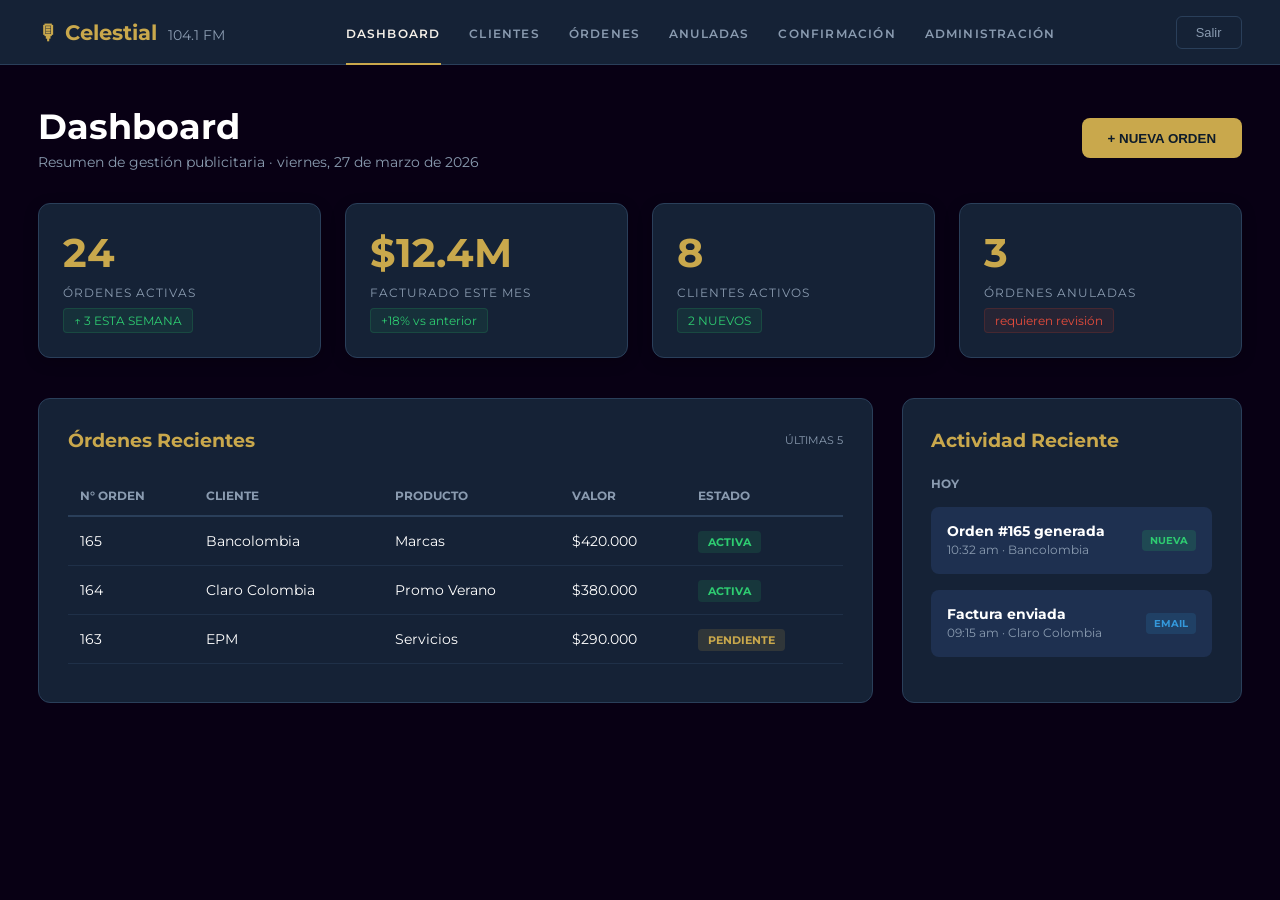
<file: index.html>
<!DOCTYPE html>
<html lang="es">
<head>
    <meta charset="UTF-8">
    <meta name="viewport" content="width=device-width, initial-scale=1.0">
    <link rel="icon" type="image/avif" href="img/logo.avif">
    <link rel="shortcut icon" href="img/logo.avif">
    <link rel="stylesheet" href="style.css">
    <title>Celestial Stereo 104.1 FM</title>
</head>
<body>
    <header>
        <div class="topbar-brand">
            🎙 Celestial <span>104.1 FM</span>
        </div>

        <nav>
            <ul>
                <li><a href="index.html" class="active-link">DASHBOARD</a></li>
                <li><a href="clientes.html">CLIENTES</a></li>
                <li><a href="ordenes.html">ÓRDENES</a></li>
                <li><a href="anuladas.html">ANULADAS</a></li>
                <li><a href="Confirmacion.html">CONFIRMACIÓN</a></li>
                <li><a href="administracion.html">ADMINISTRACIÓN</a></li>
            </ul>
        </nav>

        <div class="boton-salir">
            <button>Salir</button>
        </div>
    </header>

    <section class="text-prin">
        <div class="dashboard-container">
            <div class="titulo-boton">
                <h1>Dashboard</h1>
                <p>Resumen de gestión publicitaria · viernes, 27 de marzo de 2026</p>
            </div>
            <button class="nueva-orden"><a href="ordenes.html">+ NUEVA ORDEN</a></button>
        </div>
    </section>

    <section class="kpis-container">
        <div class="card">
            <h2 class="kpi-value" id="ordenes">24</h2>
            <span class="kpi-title">ÓRDENES ACTIVAS</span>
            <div class="trend-badge positive" id="kpi-ordenes-activas">↑ 3 ESTA SEMANA</div>
        </div>

        <div class="card">
            <h2 class="kpi-value" id="facturado">$12.4M</h2>
            <span class="kpi-title">Facturado este mes</span>
            <div class="trend-badge positive" id="kpi-facturado-mes">+18% vs anterior</div>
        </div>

        <div class="card">
            <h2 class="kpi-value" id="clientes">8</h2>
            <span class="kpi-title">Clientes activos</span>
            <div class="trend-badge positive" id="kpi-clientes-activos">2 NUEVOS</div>
        </div>

        <div class="card">
            <h2 class="kpi-value" id="anuladas">3</h2>
            <span class="kpi-title">Órdenes anuladas</span>
            <div class="trend-badge danger" id="kpi-odenes-anuladas">requieren revisión</div>
        </div>
    </section>

    <main class="dashboard-grid">
        <section class="recent-orders">
            <div class="card-header">
                <h3>Órdenes Recientes</h3>
                <span>ÚLTIMAS 5</span>
            </div>
            
            <table class="orders-table">
                <thead>
                    <tr>
                        <th>N° ORDEN</th>
                        <th>CLIENTE</th>
                        <th>PRODUCTO</th>
                        <th>VALOR</th>
                        <th>ESTADO</th>
                    </tr>
                </thead>
                <tbody>
                    <tr>
                        <td>165</td>
                        <td>Bancolombia</td>
                        <td>Marcas</td>
                        <td>$420.000</td>
                        <td><span class="status-pill active">ACTIVA</span></td>
                    </tr>
                    <tr>
                        <td>164</td>
                        <td>Claro Colombia</td>
                        <td>Promo Verano</td>
                        <td>$380.000</td>
                        <td><span class="status-pill active">ACTIVA</span></td>
                    </tr>
                    <tr>
                        <td>163</td>
                        <td>EPM</td>
                        <td>Servicios</td>
                        <td>$290.000</td>
                        <td><span class="status-pill pending">PENDIENTE</span></td>
                    </tr>
                </tbody>
            </table>
        </section>

        <aside class="recent-activity">
            <div class="card-header">
                <h3>Actividad Reciente</h3>
            </div>
            <p class="date-label">HOY</p>
            
            <div class="activity-feed">
                <div class="activity-item">
                    <div class="activity-text">
                        <strong>Orden #165 generada</strong>
                        <small>10:32 am · Bancolombia</small>
                    </div>
                    <span class="tag tag-new">NUEVA</span>
                </div>

                <div class="activity-item">
                    <div class="activity-text">
                        <strong>Factura enviada</strong>
                        <small>09:15 am · Claro Colombia</small>
                    </div>
                    <span class="tag tag-email">EMAIL</span>
                </div>
            </div>
        </aside>
    </main>
    <script src="clientes.js"></script>
</body>
</html>
</file>
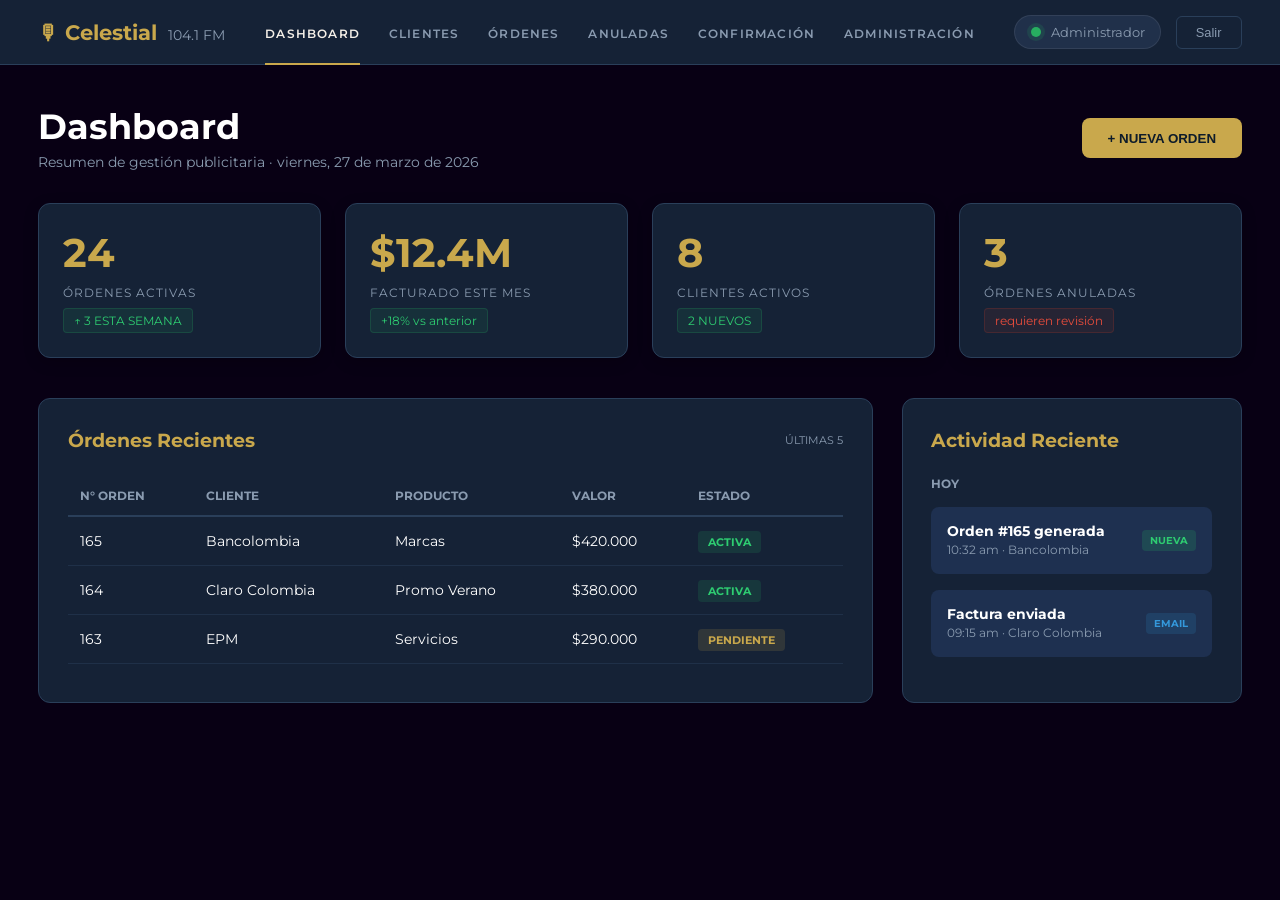
<file: html/index.html>
<!DOCTYPE html>
<html lang="es">
<head>
    <meta charset="UTF-8">
    <meta name="viewport" content="width=device-width, initial-scale=1.0">
    <link rel="icon" type="image/avif" href="../img/logo.avif">
    <link rel="shortcut icon" href="../img/logo.avif">
    <link rel="stylesheet" href="../css/style.css">
    <title>Celestial Stereo 104.1 FM</title>
</head>
<body>
    <header>
        <div class="topbar-brand">
            🎙 Celestial <span>104.1 FM</span>
        </div>

        <nav>
            <ul>
                <li><a href="index.html" class="active-link">DASHBOARD</a></li>
                <li><a href="clientes.html">CLIENTES</a></li>
                <li><a href="ordenes.html">ÓRDENES</a></li>
                <li><a href="anuladas.html">ANULADAS</a></li>
                <li><a href="Confirmacion.html">CONFIRMACIÓN</a></li>
                <li><a href="administracion.html">ADMINISTRACIÓN</a></li>
            </ul>
        </nav>

        <div class="header-actions">
            <div class="admin-status is-active" aria-label="Administrador activo">
                <span class="status-dot"></span>
                <span>Administrador</span>
            </div>
            <div class="boton-salir">
                <button>Salir</button>
            </div>
        </div>
    </header>

    <section class="text-prin">
        <div class="dashboard-container">
            <div class="titulo-boton">
                <h1>Dashboard</h1>
                <p>Resumen de gestión publicitaria · viernes, 27 de marzo de 2026</p>
            </div>
            <button class="nueva-orden"><a href="ordenes.html">+ NUEVA ORDEN</a></button>
        </div>
    </section>

    <section class="kpis-container">
        <div class="card">
            <h2 class="kpi-value" id="ordenes">24</h2>
            <span class="kpi-title">ÓRDENES ACTIVAS</span>
            <div class="trend-badge positive" id="kpi-ordenes-activas">↑ 3 ESTA SEMANA</div>
        </div>

        <div class="card">
            <h2 class="kpi-value" id="facturado">$12.4M</h2>
            <span class="kpi-title">Facturado este mes</span>
            <div class="trend-badge positive" id="kpi-facturado-mes">+18% vs anterior</div>
        </div>

        <div class="card">
            <h2 class="kpi-value" id="clientes">8</h2>
            <span class="kpi-title">Clientes activos</span>
            <div class="trend-badge positive" id="kpi-clientes-activos">2 NUEVOS</div>
        </div>

        <div class="card">
            <h2 class="kpi-value" id="anuladas">3</h2>
            <span class="kpi-title">Órdenes anuladas</span>
            <div class="trend-badge danger" id="kpi-odenes-anuladas">requieren revisión</div>
        </div>
    </section>

    <main class="dashboard-grid">
        <section class="recent-orders">
            <div class="card-header">
                <h3>Órdenes Recientes</h3>
                <span>ÚLTIMAS 5</span>
            </div>
            
            <table class="orders-table">
                <thead>
                    <tr>
                        <th>N° ORDEN</th>
                        <th>CLIENTE</th>
                        <th>PRODUCTO</th>
                        <th>VALOR</th>
                        <th>ESTADO</th>
                    </tr>
                </thead>
                <tbody>
                    <tr>
                        <td>165</td>
                        <td>Bancolombia</td>
                        <td>Marcas</td>
                        <td>$420.000</td>
                        <td><span class="status-pill active">ACTIVA</span></td>
                    </tr>
                    <tr>
                        <td>164</td>
                        <td>Claro Colombia</td>
                        <td>Promo Verano</td>
                        <td>$380.000</td>
                        <td><span class="status-pill active">ACTIVA</span></td>
                    </tr>
                    <tr>
                        <td>163</td>
                        <td>EPM</td>
                        <td>Servicios</td>
                        <td>$290.000</td>
                        <td><span class="status-pill pending">PENDIENTE</span></td>
                    </tr>
                </tbody>
            </table>
        </section>

        <aside class="recent-activity">
            <div class="card-header">
                <h3>Actividad Reciente</h3>
            </div>
            <p class="date-label">HOY</p>
            
            <div class="activity-feed">
                <div class="activity-item">
                    <div class="activity-text">
                        <strong>Orden #165 generada</strong>
                        <small>10:32 am · Bancolombia</small>
                    </div>
                    <span class="tag tag-new">NUEVA</span>
                </div>

                <div class="activity-item">
                    <div class="activity-text">
                        <strong>Factura enviada</strong>
                        <small>09:15 am · Claro Colombia</small>
                    </div>
                    <span class="tag tag-email">EMAIL</span>
                </div>
            </div>
        </aside>
    </main>
    <script src="../js/clientes.js"></script>
</body>
</html>
</file>
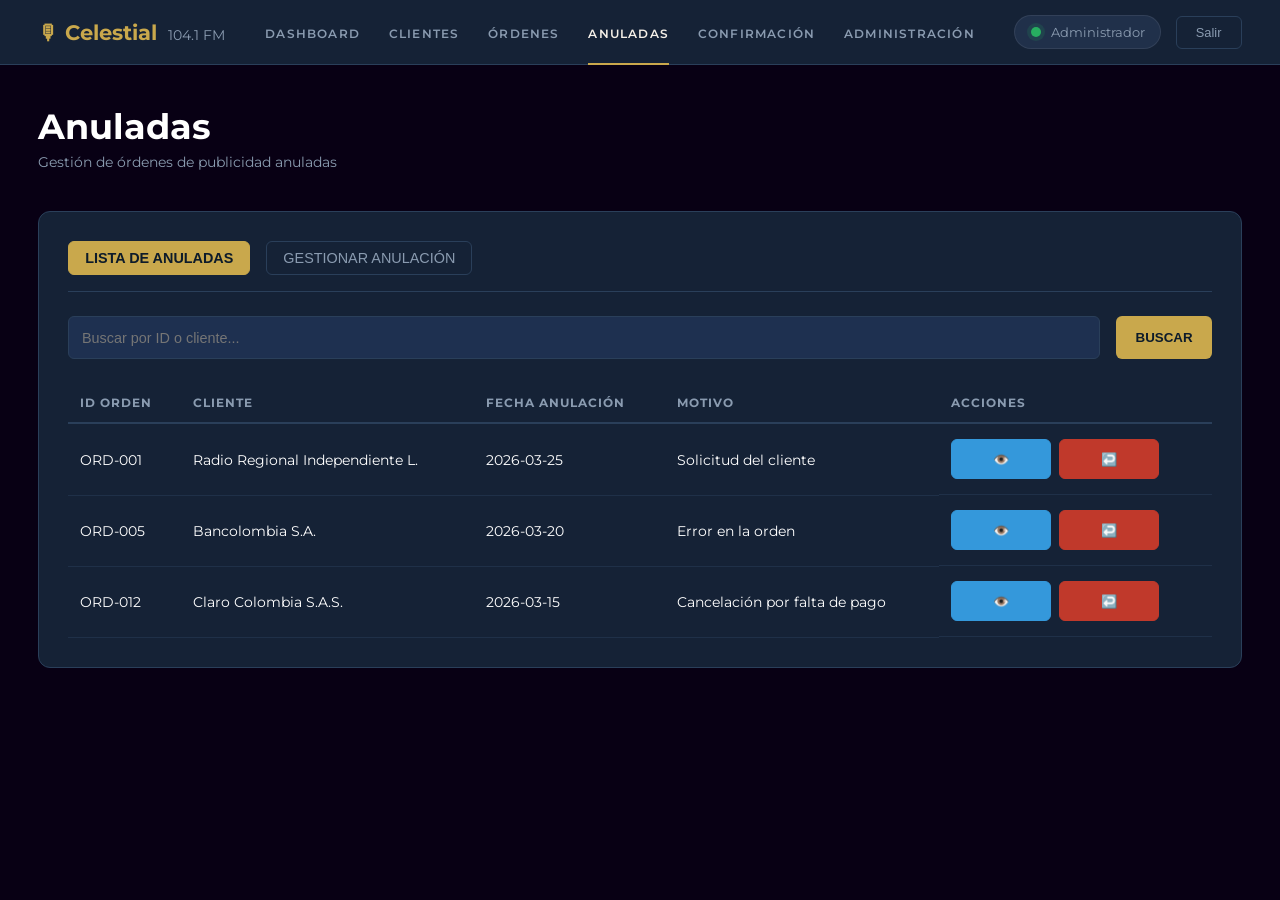
<file: anuladas.html>
<!DOCTYPE html>
<html lang="es">

<head>
    <meta charset="UTF-8">
    <meta name="viewport" content="width=device-width, initial-scale=1.0">
    <link rel="icon" type="image/avif" href="../img/logo.avif">
    <link rel="stylesheet" href="../css/styleAnuladas.css">
    <title>Celestial Stereo 104.1 FM — Sistema de Gestión Publicitaria</title>
</head>

<body>
    <header>
        <div class="topbar-brand">
            🎙 Celestial <span>104.1 FM</span>
        </div>

        <nav>
            <ul>
                <li><a href="index.html">DASHBOARD</a></li>
                <li><a href="clientes.html">CLIENTES</a></li>
                <li><a href="ordenes.html">ÓRDENES</a></li>
                <li><a href="anuladas.html" class="active-link">ANULADAS</a></li>
                <li><a href="Confirmacion.html">CONFIRMACIÓN</a></li>
                <li><a href="administracion.html">ADMINISTRACIÓN</a></li>
            </ul>
        </nav>

        <div class="header-actions">
            <div class="admin-status is-active" aria-label="Administrador activo">
                <span class="status-dot"></span>
                <span>Administrador</span>
            </div>
            <div class="boton-salir">
                <button>Salir</button>
            </div>
        </div>
    </header>

    <section class="text-prin">
        <div class="dashboard-container">
            <div class="titulo-boton">
                <h1>Anuladas</h1>
                <p>Gestión de órdenes de publicidad anuladas</p>
            </div>
        </div>
    </section>

    <main class="page-grid">
        <div class="main-card">

            <div class="tabs-container">
                <button class="tab-link active" id="tab-lista">LISTA DE ANULADAS</button>
                <button class="tab-link" id="tab-gestion">GESTIONAR ANULACIÓN</button>
            </div>

            <hr class="tab-separator">

            <section id="section-lista" class="tab-content active">

                <div class="search-bar">
                    <input type="text" placeholder="Buscar por ID o cliente..." id="input-busqueda">
                    <button type="button" class="btn-buscar">BUSCAR</button>
                </div>

                <table class="main-table">
                    <thead>
                        <tr>
                            <th>ID ORDEN</th>
                            <th>CLIENTE</th>
                            <th>FECHA ANULACIÓN</th>
                            <th>MOTIVO</th>
                            <th>ACCIONES</th>
                        </tr>
                    </thead>
                    <tbody>
                        <tr>
                            <td>ORD-001</td>
                            <td>Radio Regional Independiente L.</td>
                            <td>2026-03-25</td>
                            <td>Solicitud del cliente</td>
                            <td class="acciones-cell">
                                <button type="button" class="btn-action view">👁️</button>
                                <button type="button" class="btn-action restore">↩️</button>
                            </td>
                        </tr>
                        <tr>
                            <td>ORD-005</td>
                            <td>Bancolombia S.A.</td>
                            <td>2026-03-20</td>
                            <td>Error en la orden</td>
                            <td class="acciones-cell">
                                <button type="button" class="btn-action view">👁️</button>
                                <button type="button" class="btn-action restore">↩️</button>
                            </td>
                        </tr>
                        <tr>
                            <td>ORD-012</td>
                            <td>Claro Colombia S.A.S.</td>
                            <td>2026-03-15</td>
                            <td>Cancelación por falta de pago</td>
                            <td class="acciones-cell">
                                <button type="button" class="btn-action view">👁️</button>
                                <button type="button" class="btn-action restore">↩️</button>
                            </td>
                        </tr>
                    </tbody>
                </table>
            </section>

            <section id="section-gestion" class="tab-content">
                <div class="registro-clientes-tex">
                    <div class="titulo-clientes-registro">
                        <h1>Gestionar Anulación</h1>
                        <p>Módulo Celestial Stereo — Anuladas</p>
                    </div>
                </div>
                <form class="form-registro">
                    <div class="form-grid">
                        <div class="form-group">
                            <label>ID DE ORDEN</label>
                            <input type="text" name="id_orden" placeholder="ORD-001" required>
                        </div>
                        <div class="form-group">
                            <label>MOTIVO DE ANULACIÓN</label>
                            <select name="motivo" required>
                                <option value="">Seleccionar motivo</option>
                                <option value="cliente">Solicitud del cliente</option>
                                <option value="error">Error en la orden</option>
                                <option value="pago">Falta de pago</option>
                                <option value="otro">Otro</option>
                            </select>
                        </div>
                        <div class="form-group">
                            <label>COMENTARIOS</label>
                            <textarea name="comentarios" placeholder="Detalles adicionales..." rows="3"></textarea>
                        </div>
                    </div>
                    <button type="submit" class="btn-save">ANULAR ORDEN</button>
                    <button type="reset" class="btn-limpiar">LIMPIAR</button>
                </form>
            </section>
        </div>
    </main>
    <script src="../js/anuladas.js"></script>
</body>

</html>
</file>
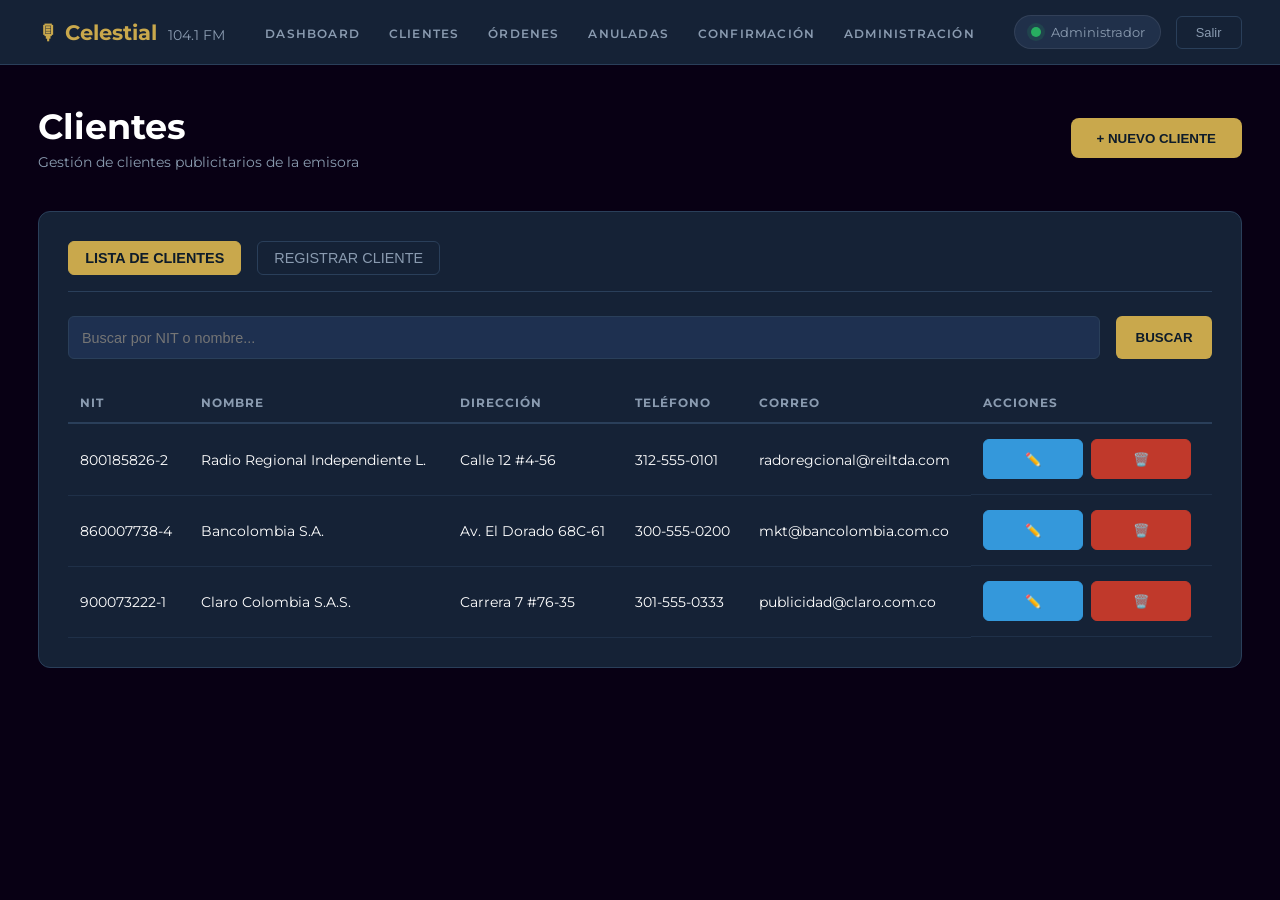
<file: clientes.html>
<!DOCTYPE html>
<html lang="es">

<head>
    <meta charset="UTF-8">
    <meta name="viewport" content="width=device-width, initial-scale=1.0">
    <link rel="icon" type="image/avif" href="../img/logo.avif">
    <link rel="stylesheet" href="../css/styleClientes.css">
    <title>Celestial Stereo 104.1 FM — Sistema de Gestión Publicitaria</title>
</head>

<body>
    <header>
        <div class="topbar-brand">
            🎙 Celestial <span>104.1 FM</span>
        </div>

        <nav>
            <ul>
                <li><a href="index.html">DASHBOARD</a></li>
                <li><a href="clientes.html">CLIENTES</a></li>
                <li><a href="ordenes.html">ÓRDENES</a></li>
                <li><a href="anuladas.html">ANULADAS</a></li>
                <li><a href="Confirmacion.html">CONFIRMACIÓN</a></li>
                <li><a href="administracion.html">ADMINISTRACIÓN</a></li>
            </ul>
        </nav>

        <div class="header-actions">
            <div class="admin-status is-active" aria-label="Administrador activo">
                <span class="status-dot"></span>
                <span>Administrador</span>
            </div>
            <div class="boton-salir">
                <button>Salir</button>
            </div>
        </div>
    </header>

    <section class="text-prin">
        <div class="dashboard-container">
            <div class="titulo-boton">
                <h1>Clientes</h1>
                <p>Gestión de clientes publicitarios de la emisora</p>
            </div>
            <button class="nueva-orden"> <a href="#">+ NUEVO CLIENTE</a></button>
        </div>
    </section>

    <main class="page-grid">
        <div class="main-card">

            <div class="tabs-container">
                <button class="tab-link active" id="tab-lista">LISTA DE CLIENTES</button>
                <button class="tab-link" id="tab-registro">REGISTRAR CLIENTE</button>
            </div>

            <hr class="tab-separator">

            <section id="section-lista" class="tab-content active">

                <div class="search-bar">
                    <input type="text" placeholder="Buscar por NIT o nombre..." id="input-busqueda">
                    <button type="button" class="btn-buscar">BUSCAR</button>
                </div>

                <table class="main-table">
                    <thead>
                        <tr>
                            <th>NIT</th>
                            <th>NOMBRE</th>
                            <th>DIRECCIÓN</th>
                            <th>TELÉFONO</th>
                            <th>CORREO</th>
                            <th>ACCIONES</th>
                        </tr>
                    </thead>
                    <tbody>
                        <tr>
                            <td>800185826-2</td>
                            <td>Radio Regional Independiente L.</td>
                            <td>Calle 12 #4-56</td>
                            <td>312-555-0101</td>
                            <td>radoregcional@reiltda.com</td>
                            <td class="acciones-cell">
                                <button type="button" class="btn-action edit">✏️</button>
                                <button type="button" class="btn-action delete">🗑️</button>
                            </td>
                        </tr>
                        <tr>
                            <td>860007738-4</td>
                            <td>Bancolombia S.A.</td>
                            <td>Av. El Dorado 68C-61</td>
                            <td>300-555-0200</td>
                            <td>mkt@bancolombia.com.co</td>
                            <td class="acciones-cell">
                                <button type="button" class="btn-action edit">✏️</button>
                                <button type="button" class="btn-action delete">🗑️</button>
                            </td>
                        </tr>
                        <tr>
                            <td>900073222-1</td>
                            <td>Claro Colombia S.A.S.</td>
                            <td>Carrera 7 #76-35</td>
                            <td>301-555-0333</td>
                            <td>publicidad@claro.com.co</td>
                            <td class="acciones-cell">
                                <button type="button" class="btn-action edit">✏️</button>
                                <button type="button" class="btn-action delete">🗑️</button>
                            </td>
                        </tr>
                    </tbody>
                </table>
            </section>

            <section id="section-registro" class="tab-content">
                <div class="registro-clientes-tex">
                    <div class="titulo-clientes-registro">
                        <h1>Registrar Nuevo Cliente</h1>
                        <p>Módulo Celestial Stereo — Clientes</p>
                    </div>
                </div>
                <form class="form-registro">
                    <div class="form-grid">
                        <div class="form-group">
                            <label>NIT / CÉDULA</label>
                            <input type="text" name="nit" placeholder="584265775-1" required>
                        </div>
                        <div class="form-group">
                            <label>NOMBRE COMPLETO / RAZÓN SOCIAL</label>
                            <input type="text" name="nombre" placeholder="Nombre de la empresa" required>
                        </div>
                        <div class="form-group">
                            <label>DIRECCIÓN</label>
                            <input type="text" name="direccion"  placeholder="calle 20 #42a-45">
                        </div>
                        <div class="form-group">
                            <label>TELÉFONO DE CONTACTO</label>
                            <input type="tel" name="telefono" placeholder="300-555-0000">
                        </div>
                        <div class="form-group">
                            <label>CORREO ELECTRÓNICO</label>
                            <input type="email" name="correo" placeholder="contacto@empresa.com">
                        </div>
                    </div>
                    <button type="submit" class="btn-save">GUARDAR CLIENTE</button>
                    <button type="reset" class="btn-limpiar">LIMPIAR</button>
                </form>
            </section>
        </div>
    </main>
    <script src="../js/clientes.js"></script>
</body>

</html>
</file>
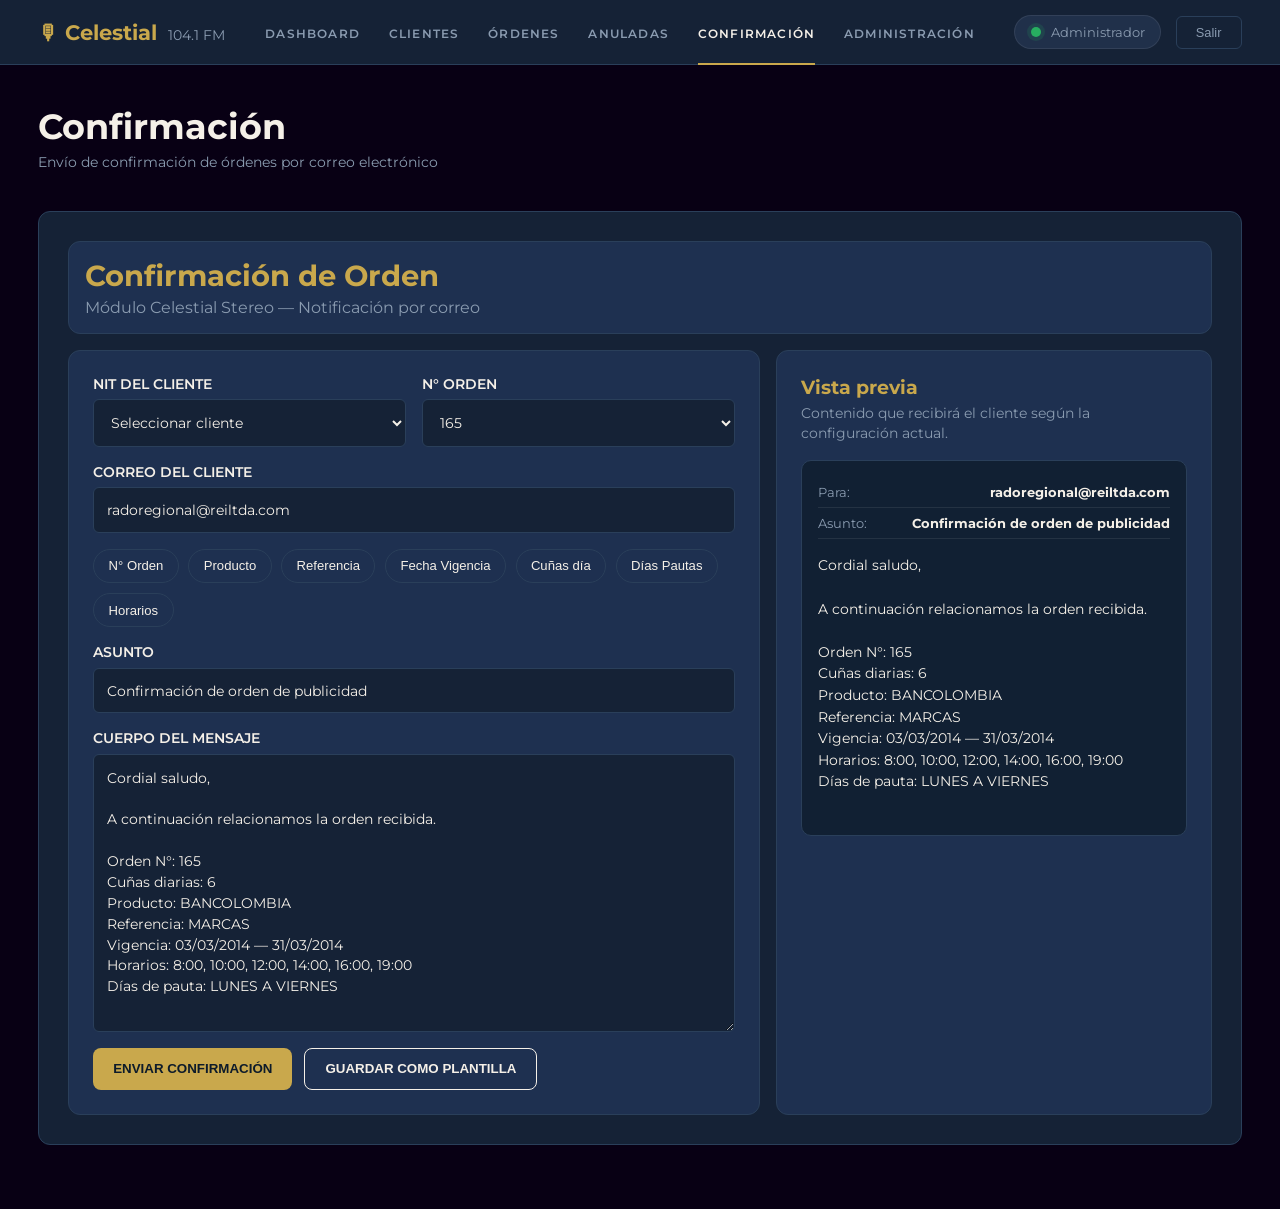
<file: Confirmacion.html>
<!DOCTYPE html>
<html lang="es">

<head>
    <meta charset="UTF-8">
    <meta name="viewport" content="width=device-width, initial-scale=1.0">
    <link rel="icon" type="image/avif" href="../img/logo.avif">
        <link rel="stylesheet" href="../css/styleConfirmacion.css">
    <title>Celestial Stereo 104.1 FM — Sistema de Gestión Publicitaria</title>
</head>

<body>
    <header>
        <div class="topbar-brand">
            🎙 Celestial <span>104.1 FM</span>
        </div>

        <nav>
            <ul>
                <li><a href="index.html">DASHBOARD</a></li>
                <li><a href="clientes.html">CLIENTES</a></li>
                <li><a href="ordenes.html">ÓRDENES</a></li>
                <li><a href="anuladas.html">ANULADAS</a></li>
            <li><a href="Confirmacion.html" class="active-link">CONFIRMACIÓN</a></li>
                <li><a href="administracion.html">ADMINISTRACIÓN</a></li>
            </ul>
        </nav>

        <div class="header-actions">
            <div class="admin-status is-active" aria-label="Administrador activo">
                <span class="status-dot"></span>
                <span>Administrador</span>
            </div>
            <div class="boton-salir">
                <button>Salir</button>
            </div>
        </div>
    </header>

    <section class="text-prin">
        <div class="dashboard-container">
            <div class="titulo-boton">
                <h1>Confirmación</h1>
                <p>Envío de confirmación de órdenes por correo electrónico</p>
            </div>
        </div>
    </section>

    <main class="page-grid">
        <div class="main-card">
            <div class="registro-clientes-tex">
                <div class="titulo-clientes-registro">
                    <h1>Confirmación de Orden</h1>
                    <p>Módulo Celestial Stereo — Notificación por correo</p>
                </div>
            </div>

            <div class="confirmacion-layout">
                <form class="form-registro form-confirmacion" id="form-confirmacion">
                    <div class="form-grid form-grid-confirmacion">
                        <div class="form-group">
                            <label>NIT DEL CLIENTE</label>
                            <select id="confirm-cliente" required>
                                <option value="">Seleccionar cliente</option>
                                <option value="800185826-2">800185826-2 — Radio Regional Independiente L.</option>
                                <option value="860007738-4">860007738-4 — Bancolombia S.A.</option>
                                <option value="900073222-1">900073222-1 — Claro Colombia S.A.S.</option>
                            </select>
                        </div>

                        <div class="form-group">
                            <label>N° ORDEN</label>
                            <select id="confirm-orden" required>
                                <option value="165">165</option>
                                <option value="164">164</option>
                                <option value="163">163</option>
                            </select>
                        </div>

                        <div class="form-group full-width">
                            <label>CORREO DEL CLIENTE</label>
                            <input type="email" id="confirm-correo" value="radoregional@reiltda.com" required>
                        </div>
                    </div>

                    <div class="token-toolbar">
                        <button type="button" class="token-btn" data-token="Orden N°: 165">N° Orden</button>
                        <button type="button" class="token-btn" data-token="Producto: BANCOLOMBIA">Producto</button>
                        <button type="button" class="token-btn" data-token="Referencia: MARCAS">Referencia</button>
                        <button type="button" class="token-btn" data-token="Vigencia: 03/03/2014 — 31/03/2014">Fecha Vigencia</button>
                        <button type="button" class="token-btn" data-token="Cuñas diarias: 6">Cuñas día</button>
                        <button type="button" class="token-btn" data-token="Días de pauta: LUNES A VIERNES">Días Pautas</button>
                        <button type="button" class="token-btn" data-token="Horarios: 8:00, 10:00, 12:00, 14:00, 16:00, 19:00">Horarios</button>
                    </div>

                    <div class="form-group full-width">
                        <label>ASUNTO</label>
                        <input type="text" id="confirm-asunto" value="Confirmación de orden de publicidad" required>
                    </div>

                    <div class="form-group full-width">
                        <label>CUERPO DEL MENSAJE</label>
                        <textarea id="confirm-mensaje" rows="12" required>Cordial saludo,

A continuación relacionamos la orden recibida.

Orden N°: 165
Cuñas diarias: 6
Producto: BANCOLOMBIA
Referencia: MARCAS
Vigencia: 03/03/2014 — 31/03/2014
Horarios: 8:00, 10:00, 12:00, 14:00, 16:00, 19:00
Días de pauta: LUNES A VIERNES</textarea>
                    </div>

                    <div class="confirmacion-status" id="confirmacion-status" aria-live="polite"></div>

                    <div class="confirmacion-actions">
                        <button type="submit" class="btn-save">ENVIAR CONFIRMACIÓN</button>
                        <button type="button" class="btn-limpiar" id="btn-guardar-plantilla">GUARDAR COMO PLANTILLA</button>
                    </div>
                </form>

                <aside class="preview-card">
                    <h2>Vista previa</h2>
                    <p class="preview-text">Contenido que recibirá el cliente según la configuración actual.</p>
                    <div class="preview-mail">
                        <div class="preview-mail-top">
                            <span>Para:</span>
                            <strong id="preview-correo">radoregional@reiltda.com</strong>
                        </div>
                        <div class="preview-mail-top">
                            <span>Asunto:</span>
                            <strong id="preview-asunto">Confirmación de orden de publicidad</strong>
                        </div>
                        <div class="preview-mail-body" id="preview-mensaje"></div>
                    </div>
                </aside>
            </div>
        </div>
    </main>

    <script src="../js/confirmacion.js"></script>
</body>
</html>
</file>
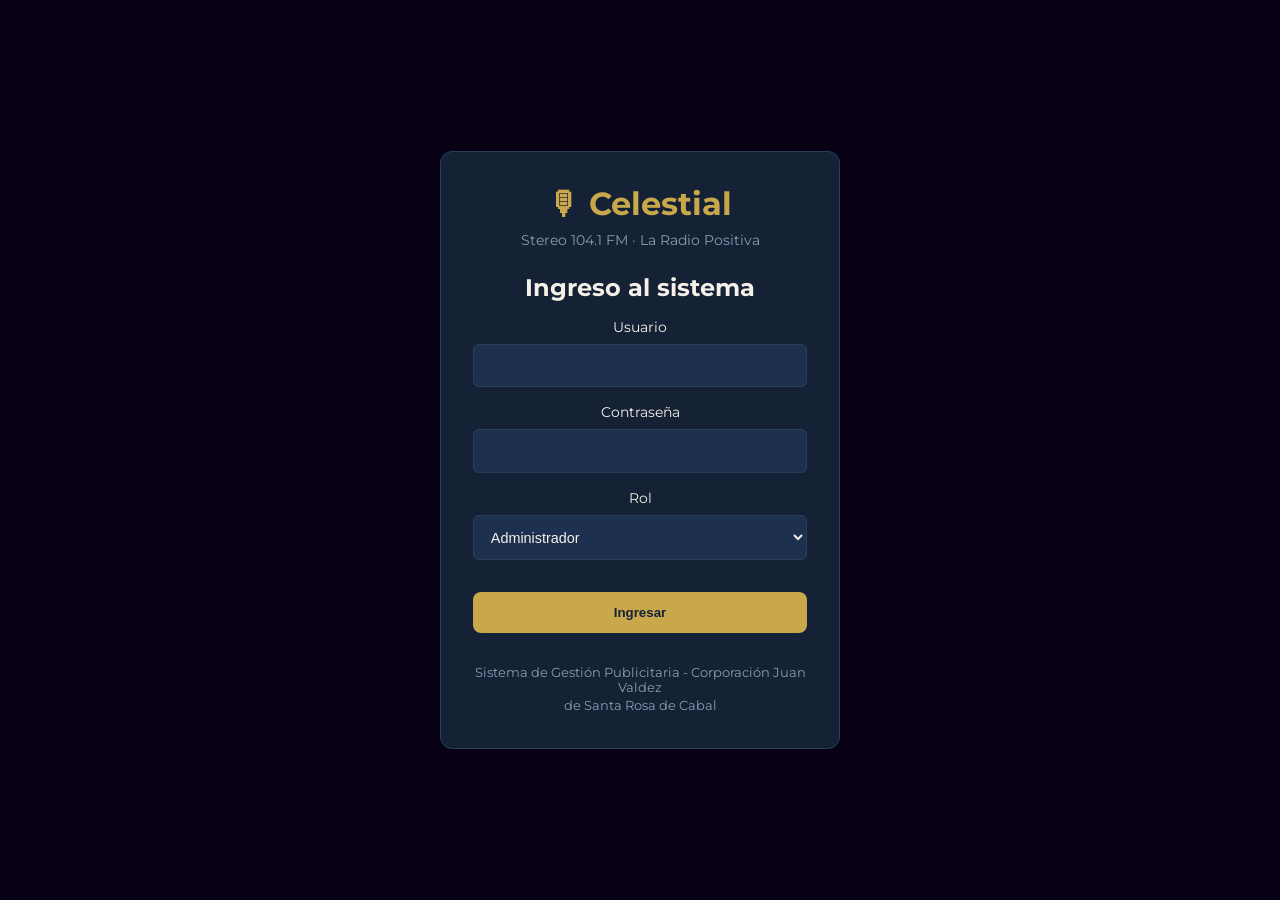
<file: login.html>
<!DOCTYPE html>
<html lang="es">

<head>
    <meta charset="UTF-8">
    <meta name="viewport" content="width=device-width, initial-scale=1.0">
    <title>Login - Celestial Stereo 104.1 FM</title>
    <link rel="stylesheet" href="styleLogin.css">
</head>

<body>
    <div class="screen-active">
        <div class="login-box">
            <div class="logo-login">🎙 Celestial</div>
            <div class="login-text">Stereo 104.1 FM · La Radio Positiva</div>
            <h2>Ingreso al sistema</h2>
            <div id="login-error" class="alert-error" style="display:none">
                ⚠ Usuario o contraseña incorrectos.
            </div>

            <form action="index.html">
                <div class="input-group">
                    <label>Usuario</label>
                    <input type="text" id="usuario" required>
                </div>

                <div class="input-group">
                    <label>Contraseña</label>
                    <input type="password" name="password" id="password">
                </div>

                <div class="input-group">
                    <label>Rol</label>
                    <select name="user_role" id="user_role">
                        <option value="admin">Administrador</option>
                        <option value="user">Usuario estandar</option>
                    </select>
                </div>
                <button type="submit" class="btn-ingresar">Ingresar</button>
            </form>
            <div class="login-footer">
                    <p>Sistema de Gestión Publicitaria - Corporación Juan Valdez</p>
                    <p>de Santa Rosa de Cabal</p>
                </div>
        </div>
    </div>
</body>
</html>
</file>
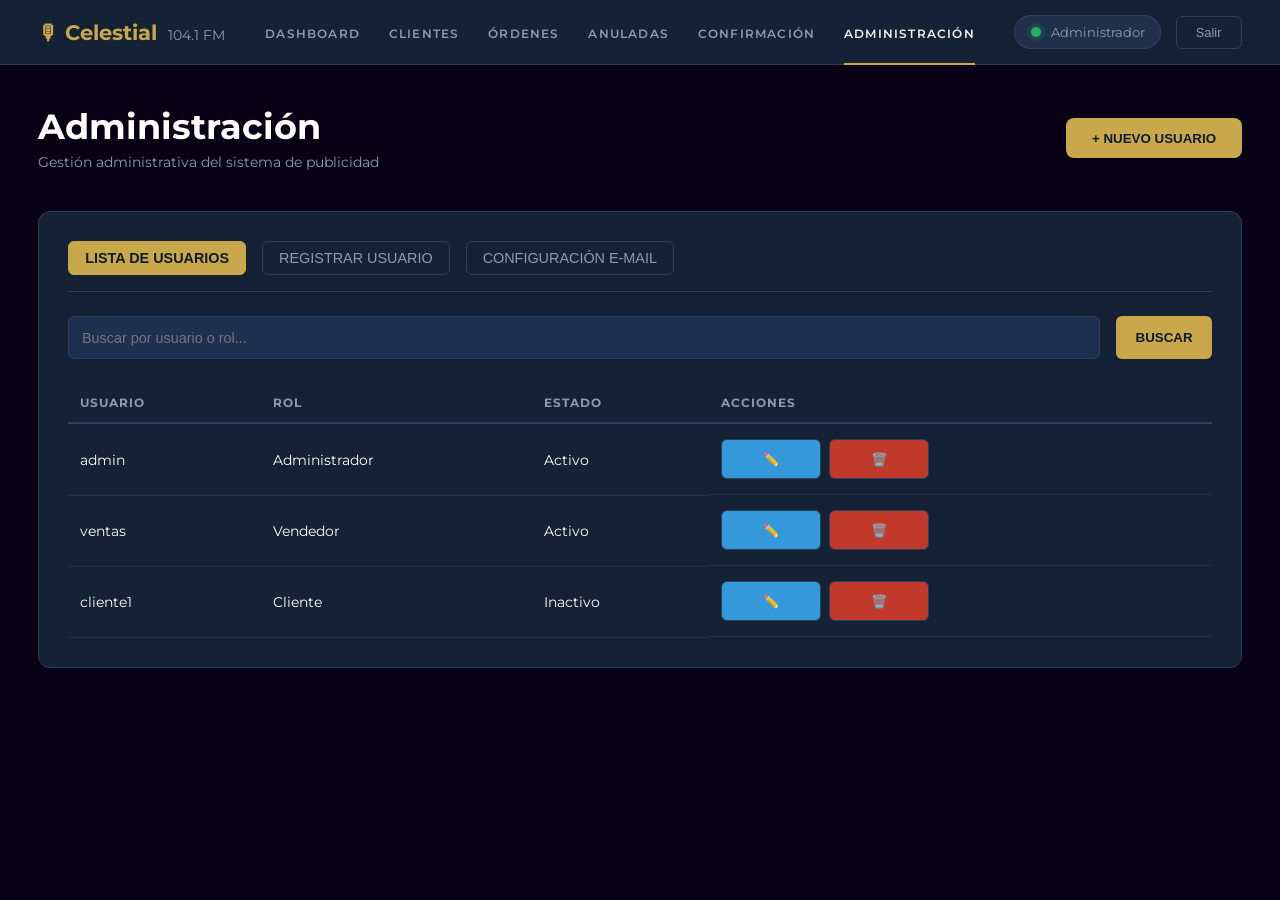
<file: html/administracion.html>
<!DOCTYPE html>
<html lang="es">

<head>
    <meta charset="UTF-8">
    <meta name="viewport" content="width=device-width, initial-scale=1.0">
    <link rel="icon" type="image/avif" href="../img/logo.avif">
    <link rel="stylesheet" href="../css/styleAdmin.css">
    <title>Celestial Stereo 104.1 FM — Sistema de Gestión Publicitaria</title>
</head>

<body>
    <header>
        <div class="topbar-brand">
            🎙 Celestial <span>104.1 FM</span>
        </div>

        <nav>
            <ul>
                <li><a href="index.html">DASHBOARD</a></li>
                <li><a href="clientes.html">CLIENTES</a></li>
                <li><a href="ordenes.html">ÓRDENES</a></li>
                <li><a href="anuladas.html">ANULADAS</a></li>
                <li><a href="Confirmacion.html">CONFIRMACIÓN</a></li>
                <li><a href="administracion.html" class="active-link">ADMINISTRACIÓN</a></li>
            </ul>
        </nav>

        <div class="header-actions">
            <div class="admin-status is-active" aria-label="Administrador activo">
                <span class="status-dot"></span>
                <span>Administrador</span>
            </div>
            <div class="boton-salir">
                <button>Salir</button>
            </div>
        </div>
    </header>

    <section class="text-prin">
        <div class="dashboard-container">
            <div class="titulo-boton">
                <h1>Administración</h1>
                <p>Gestión administrativa del sistema de publicidad</p>
            </div>
            <button class="nueva-orden"> <a href="#">+ NUEVO USUARIO</a></button>
        </div>
    </section>

    <main class="page-grid">
        <div class="main-card">

            <div class="tabs-container">
                <button class="tab-link active" id="tab-lista">LISTA DE USUARIOS</button>
                <button class="tab-link" id="tab-registro">REGISTRAR USUARIO</button>
                <button class="tab-link" id="tab-email">CONFIGURACIÓN E-MAIL</button>
            </div>

            <hr class="tab-separator">

            <section id="section-lista" class="tab-content active">

                <div class="search-bar">
                    <input type="text" placeholder="Buscar por usuario o rol..." id="input-busqueda">
                    <button type="button" class="btn-buscar">BUSCAR</button>
                </div>

                <table class="main-table">
                    <thead>
                        <tr>
                            <th>USUARIO</th>
                            <th>ROL</th>
                            <th>ESTADO</th>
                            <th>ACCIONES</th>
                        </tr>
                    </thead>
                    <tbody>
                        <tr>
                            <td>admin</td>
                            <td>Administrador</td>
                            <td>Activo</td>
                            <td class="acciones-cell">
                                <button type="button" class="btn-action edit">✏️</button>
                                <button type="button" class="btn-action delete">🗑️</button>
                            </td>
                        </tr>
                        <tr>
                            <td>ventas</td>
                            <td>Vendedor</td>
                            <td>Activo</td>
                            <td class="acciones-cell">
                                <button type="button" class="btn-action edit">✏️</button>
                                <button type="button" class="btn-action delete">🗑️</button>
                            </td>
                        </tr>
                        <tr>
                            <td>cliente1</td>
                            <td>Cliente</td>
                            <td>Inactivo</td>
                            <td class="acciones-cell">
                                <button type="button" class="btn-action edit">✏️</button>
                                <button type="button" class="btn-action delete">🗑️</button>
                            </td>
                        </tr>
                    </tbody>
                </table>
            </section>

            <section id="section-registro" class="tab-content">
                <div class="registro-clientes-tex">
                    <div class="titulo-clientes-registro">
                        <h1>Registrar Nuevo Usuario</h1>
                        <p>Módulo Celestial Stereo — Administración</p>
                    </div>
                </div>
                <form class="form-registro">
                    <div class="form-grid">
                        <div class="form-group">
                            <label>USUARIO</label>
                            <input type="text" name="usuario" placeholder="nombreusuario" required>
                        </div>
                        <div class="form-group">
                            <label>CONTRASEÑA</label>
                            <input type="password" name="password" placeholder="Contraseña segura" required>
                        </div>
                        <div class="form-group">
                            <label>ROL</label>
                            <select name="rol" required>
                                <option value="">Seleccionar rol</option>
                                <option value="admin">Administrador</option>
                                <option value="vendedor">Vendedor</option>
                                <option value="cliente">Cliente</option>
                            </select>
                        </div>
                        <div class="form-group">
                            <label>ESTADO</label>
                            <select name="estado" required>
                                <option value="activo">Activo</option>
                                <option value="inactivo">Inactivo</option>
                            </select>
                        </div>
                    </div>
                    <button type="submit" class="btn-save">GUARDAR USUARIO</button>
                    <button type="reset" class="btn-limpiar">LIMPIAR</button>
                </form>
            </section>

            <section id="section-email" class="tab-content">
                <div class="registro-clientes-tex">
                    <div class="titulo-clientes-registro">
                        <h1>Configuración E-mail</h1>
                        <p>Parámetros del servidor SMTP de Celestial Stereo</p>
                    </div>
                </div>

                <form class="form-registro form-email" id="form-email-config">
                    <div class="email-layout">
                        <div class="email-card">
                            <h2>Datos de acceso</h2>
                            <p class="email-card-text">Define la cuenta principal desde la cual el sistema enviará facturas, certificaciones y notificaciones.</p>

                            <div class="form-grid form-grid-email">
                                <div class="form-group full-width">
                                    <label>CORREO EMISOR</label>
                                    <input type="email" id="email-remitente" placeholder="emisora@celestialstereo.com" required>
                                </div>
                                <div class="form-group">
                                    <label>CONTRASEÑA</label>
                                    <input type="password" id="email-password" placeholder="Contraseña del correo" required>
                                </div>
                                <div class="form-group">
                                    <label>CONFIRMAR CONTRASEÑA</label>
                                    <input type="password" id="email-password-confirm" placeholder="Repetir contraseña" required>
                                </div>
                            </div>
                        </div>

                        <div class="email-card">
                            <h2>Servidor SMTP</h2>
                            <p class="email-card-text">Configura los parámetros técnicos para el envío automático de correos desde el sistema.</p>

                            <div class="form-grid form-grid-email">
                                <div class="form-group">
                                    <label>HOST SMTP</label>
                                    <input type="text" id="smtp-host" placeholder="smtp.gmail.com" required>
                                </div>
                                <div class="form-group">
                                    <label>PUERTO</label>
                                    <input type="number" id="smtp-port" placeholder="587" required>
                                </div>
                                <div class="form-group">
                                    <label>SEGURIDAD</label>
                                    <select id="smtp-security" required>
                                        <option value="tls">TLS</option>
                                        <option value="ssl">SSL</option>
                                        <option value="none">Sin cifrado</option>
                                    </select>
                                </div>
                                <div class="form-group">
                                    <label>CORREO DE RESPUESTA</label>
                                    <input type="email" id="smtp-replyto" placeholder="soporte@celestialstereo.com">
                                </div>
                            </div>
                        </div>
                    </div>

                    <div class="email-status" id="email-status" aria-live="polite"></div>

                    <div class="email-actions">
                        <button type="submit" class="btn-save">GUARDAR CONFIGURACIÓN</button>
                        <button type="button" class="btn-limpiar" id="btn-test-email">PROBAR CONEXIÓN</button>
                    </div>
                </form>
            </section>
        </div>

    </main>
    <script src="../js/administracion.js"></script>
</body>

</html>
</file>
<file: style.css>
@import url('https://fonts.googleapis.com/css2?family=Montserrat:ital,wght@0,100..900;1,100..900&display=swap');

* {
    margin: 0;
    padding: 0;
    box-sizing: border-box;
}

:root {
    --font-titles: 'Montserrat', sans-serif;
    --font-text: 'Montserrat', sans-serif;
    --color-general: #080014;
    --color-tarjetas: #161616;
    --color-texto-principal: #ffffff;
    --color-texto-secundario: #a6a6a6;
    --color-borde-tarjetas: #2a2a2a;
    --color-borde-boton: #ffffff;
    --gold: #c9a84c;
    --navy: #0d1b2a;
    --navy-mid: #152236;
    --navy-light: #1e3050;
    --white: #f5f0e8;
    --muted: #8a9bb0;
    --border: #2a3f5a;
    --success: #27ae60;
    --danger: #c0392b;
    --radius: 12px;
}

/* ESTILO BASE */
body {
    background-color: var(--color-general);
    font-family: var(--font-text);
    color: var(--color-texto-principal);
    margin: 0;
    padding-bottom: 40px;
}

/* HEADER / NAVBAR */
header {
    display: flex;
    align-items: center;
    justify-content: space-between;
    background: var(--navy-mid);
    border-bottom: 1px solid var(--border);
    padding: 0 2.4rem;
    height: 65px;
}

header .topbar-brand {
    font-size: 1.3rem;
    color: var(--gold);
    font-weight: bold;
}

header .topbar-brand span {
    color: var(--muted);
    font-weight: normal;
    font-size: 0.85rem;
    margin-left: 5px;
}

header nav ul {
    display: flex;
    list-style: none;
    gap: 1.8rem;
}

header nav ul li a {
    color: var(--muted);
    text-decoration: none;
    font-size: 0.75rem;
    letter-spacing: 0.1em;
    font-weight: 600;
    transition: 0.3s;
}

header nav ul li a:hover, header nav ul li a.active-link {
    color: var(--white);
    border-bottom: 2px solid var(--gold);
    padding-bottom: 22px;
}

header .boton-salir button {
    background: transparent;
    border: 1px solid var(--border);
    color: var(--muted);
    padding: 0.5rem 1.2rem;
    border-radius: 6px;
    cursor: pointer;
    font-size: 0.8rem;
}

/* DASHBOARD / HEADER */
.text-prin {
    padding: 2.5rem 2.4rem 1rem;
    max-width: 1400px;
    margin: 0 auto;
}

.dashboard-container {
    display: flex;
    justify-content: space-between;
    align-items: center;
}

.titulo-boton h1 {
    font-family: var(--font-titles);
    font-size: 2.2rem;
    margin: 0;
}

.titulo-boton p {
    color: var(--muted);
    font-size: 0.9rem;
    margin-top: 5px;
}

.nueva-orden {
    background: var(--gold);
    color: var(--navy);
    border: none;
    padding: 0.8rem 1.6rem;
    border-radius: 8px;
    font-weight: bold;
    cursor: pointer;
    transition: 0.3s;
}

.nueva-orden a {
    color: inherit;
    text-decoration: none;
    display: inline-block;
    width: 100%;
    height: 100%;
}

.nueva-orden:hover {
    background: #e8cc7e;
    transform: translateY(-2px);
}

/* CARDS */
.kpis-container {
    display: grid;
    grid-template-columns: repeat(4, 1fr);
    gap: 1.5rem;
    padding: 1rem 2.4rem;
    max-width: 1400px;
    margin: 0 auto;
}

.card {
    background: var(--navy-mid);
    border: 1px solid var(--border);
    border-radius: var(--radius);
    padding: 1.5rem;
    box-shadow: 0 4px 15px rgba(0, 0, 0, 0.2);
}

.kpi-value {
    font-family: var(--font-titles);
    font-size: 2.5rem;
    color: var(--gold);
    margin: 0;
}

.kpi-title {
    font-size: 0.75rem;
    color: var(--muted);
    text-transform: uppercase;
    letter-spacing: 1px;
    display: block;
    margin: 8px 0;
}

.trend-badge {
    font-size: 0.75rem;
    padding: 4px 10px;
    border-radius: 4px;
    display: inline-block;
}

.trend-badge.positive {
    background: rgba(39, 174, 96, 0.1);
    color: #2ecc71;
    border: 1px solid rgba(39, 174, 96, 0.2);
}

.trend-badge.danger {
    background: rgba(192, 57, 43, 0.1);
    color: #e74c3c;
    border: 1px solid rgba(192, 57, 43, 0.2);
}

/* MAIN GRID */
.dashboard-grid {
    display: grid;
    grid-template-columns: 1fr 340px;
    gap: 1.8rem;
    padding: 1.5rem 2.4rem;
    max-width: 1400px;
    margin: 0 auto;
}

.recent-orders, .recent-activity {
    background: var(--navy-mid);
    border: 1px solid var(--border);
    border-radius: var(--radius);
    padding: 1.8rem;
}

.card-header {
    display: flex;
    justify-content: space-between;
    align-items: center;
    margin-bottom: 1.5rem;
}

.card-header h3 {
    color: var(--gold);
    font-family: var(--font-titles);
    margin: 0;
    font-size: 1.2rem;
}

.card-header span {
    font-size: 0.7rem;
    color: var(--muted);
}

/* TABLA DE ORDENES */
.orders-table {
    width: 100%;
    border-collapse: collapse;
}

.orders-table th {
    text-align: left;
    padding: 12px;
    font-size: 0.75rem;
    color: var(--muted);
    border-bottom: 2px solid var(--border);
}

.orders-table td {
    padding: 15px 12px;
    border-bottom: 1px solid rgba(42, 63, 90, 0.5);
    font-size: 0.9rem;
}

.status-pill {
    padding: 4px 10px;
    border-radius: 4px;
    font-size: 0.7rem;
    font-weight: bold;
}

.status-pill.active {
    background: rgba(39, 174, 96, 0.15);
    color: #2ecc71;
}

.status-pill.pending {
    background: rgba(201, 168, 76, 0.15);
    color: var(--gold);
}

/* ACTIVIDAD RECIENTE */
.date-label {
    color: var(--muted);
    font-size: 0.75rem;
    font-weight: bold;
    margin-bottom: 1rem;
}

.activity-feed {
    display: flex;
    flex-direction: column;
    gap: 0;
}

.activity-item {
    display: flex;
    justify-content: space-between;
    align-items: center;
    background: var(--navy-light);
    padding: 1rem;
    border-radius: 8px;
    margin-bottom: 1rem;
}

.activity-text strong {
    display: block;
    font-size: 0.85rem;
}

.activity-text small {
    color: var(--muted);
    font-size: 0.75rem;
}

.tag {
    font-size: 0.65rem;
    padding: 4px 8px;
    border-radius: 4px;
    font-weight: bold;
}

.tag-new {
    background: rgba(39, 174, 96, 0.2);
    color: #2ecc71;
}

.tag-email {
    background: rgba(41, 128, 185, 0.2);
    color: #3498db;
}
</file>
<file: css/style.css>
@import url('https://fonts.googleapis.com/css2?family=Montserrat:ital,wght@0,100..900;1,100..900&display=swap');

* {
    margin: 0;
    padding: 0;
    box-sizing: border-box;
}

:root {
    --font-titles: 'Montserrat', sans-serif;
    --font-text: 'Montserrat', sans-serif;
    --color-general: #080014;
    --color-tarjetas: #161616;
    --color-texto-principal: #ffffff;
    --color-texto-secundario: #a6a6a6;
    --color-borde-tarjetas: #2a2a2a;
    --color-borde-boton: #ffffff;
    --gold: #c9a84c;
    --navy: #0d1b2a;
    --navy-mid: #152236;
    --navy-light: #1e3050;
    --white: #f5f0e8;
    --muted: #8a9bb0;
    --border: #2a3f5a;
    --success: #27ae60;
    --danger: #c0392b;
    --radius: 12px;
}

/* ESTILO BASE */
body {
    background-color: var(--color-general);
    font-family: var(--font-text);
    color: var(--color-texto-principal);
    margin: 0;
    padding-bottom: 40px;
}

/* HEADER / NAVBAR */
header {
    display: flex;
    align-items: center;
    justify-content: space-between;
    background: var(--navy-mid);
    border-bottom: 1px solid var(--border);
    padding: 0 2.4rem;
    height: 65px;
}

header .topbar-brand {
    font-size: 1.3rem;
    color: var(--gold);
    font-weight: bold;
}

header .topbar-brand span {
    color: var(--muted);
    font-weight: normal;
    font-size: 0.85rem;
    margin-left: 5px;
}

header nav ul {
    display: flex;
    list-style: none;
    gap: 1.8rem;
}

header nav ul li a {
    color: var(--muted);
    text-decoration: none;
    font-size: 0.75rem;
    letter-spacing: 0.1em;
    font-weight: 600;
    transition: 0.3s;
}

header nav ul li a:hover, header nav ul li a.active-link {
    color: var(--white);
    border-bottom: 2px solid var(--gold);
    padding-bottom: 22px;
}

header .boton-salir button {
    background: transparent;
    border: 1px solid var(--border);
    color: var(--muted);
    padding: 0.5rem 1.2rem;
    border-radius: 6px;
    cursor: pointer;
    font-size: 0.8rem;
}

.header-actions {
    display: flex;
    align-items: center;
    gap: 0.9rem;
}

.admin-status {
    display: inline-flex;
    align-items: center;
    gap: 0.65rem;
    padding: 0.55rem 0.95rem;
    border-radius: 999px;
    background: #20304a;
    border: 1px solid rgba(255, 255, 255, 0.08);
    color: var(--muted);
    font-size: 0.8rem;
}

.status-dot {
    width: 10px;
    height: 10px;
    border-radius: 50%;
    background: var(--success);
    box-shadow: 0 0 0 4px rgba(39, 174, 96, 0.15);
}

.admin-status.is-inactive .status-dot {
    background: var(--danger);
    box-shadow: 0 0 0 4px rgba(192, 57, 43, 0.15);
}

/* DASHBOARD / HEADER */
.text-prin {
    padding: 2.5rem 2.4rem 1rem;
    max-width: 1400px;
    margin: 0 auto;
}

.dashboard-container {
    display: flex;
    justify-content: space-between;
    align-items: center;
}

.titulo-boton h1 {
    font-family: var(--font-titles);
    font-size: 2.2rem;
    margin: 0;
}

.titulo-boton p {
    color: var(--muted);
    font-size: 0.9rem;
    margin-top: 5px;
}

.nueva-orden {
    background: var(--gold);
    color: var(--navy);
    border: none;
    padding: 0.8rem 1.6rem;
    border-radius: 8px;
    font-weight: bold;
    cursor: pointer;
    transition: 0.3s;
}

.nueva-orden a {
    color: inherit;
    text-decoration: none;
    display: inline-block;
    width: 100%;
    height: 100%;
}

.nueva-orden:hover {
    background: #e8cc7e;
    transform: translateY(-2px);
}

/* CARDS */
.kpis-container {
    display: grid;
    grid-template-columns: repeat(4, 1fr);
    gap: 1.5rem;
    padding: 1rem 2.4rem;
    max-width: 1400px;
    margin: 0 auto;
}

.card {
    background: var(--navy-mid);
    border: 1px solid var(--border);
    border-radius: var(--radius);
    padding: 1.5rem;
    box-shadow: 0 4px 15px rgba(0, 0, 0, 0.2);
}

.kpi-value {
    font-family: var(--font-titles);
    font-size: 2.5rem;
    color: var(--gold);
    margin: 0;
}

.kpi-title {
    font-size: 0.75rem;
    color: var(--muted);
    text-transform: uppercase;
    letter-spacing: 1px;
    display: block;
    margin: 8px 0;
}

.trend-badge {
    font-size: 0.75rem;
    padding: 4px 10px;
    border-radius: 4px;
    display: inline-block;
}

.trend-badge.positive {
    background: rgba(39, 174, 96, 0.1);
    color: #2ecc71;
    border: 1px solid rgba(39, 174, 96, 0.2);
}

.trend-badge.danger {
    background: rgba(192, 57, 43, 0.1);
    color: #e74c3c;
    border: 1px solid rgba(192, 57, 43, 0.2);
}

/* MAIN GRID */
.dashboard-grid {
    display: grid;
    grid-template-columns: 1fr 340px;
    gap: 1.8rem;
    padding: 1.5rem 2.4rem;
    max-width: 1400px;
    margin: 0 auto;
}

.recent-orders, .recent-activity {
    background: var(--navy-mid);
    border: 1px solid var(--border);
    border-radius: var(--radius);
    padding: 1.8rem;
}

.card-header {
    display: flex;
    justify-content: space-between;
    align-items: center;
    margin-bottom: 1.5rem;
}

.card-header h3 {
    color: var(--gold);
    font-family: var(--font-titles);
    margin: 0;
    font-size: 1.2rem;
}

.card-header span {
    font-size: 0.7rem;
    color: var(--muted);
}

/* TABLA DE ORDENES */
.orders-table {
    width: 100%;
    border-collapse: collapse;
}

.orders-table th {
    text-align: left;
    padding: 12px;
    font-size: 0.75rem;
    color: var(--muted);
    border-bottom: 2px solid var(--border);
}

.orders-table td {
    padding: 15px 12px;
    border-bottom: 1px solid rgba(42, 63, 90, 0.5);
    font-size: 0.9rem;
}

.status-pill {
    padding: 4px 10px;
    border-radius: 4px;
    font-size: 0.7rem;
    font-weight: bold;
}

.status-pill.active {
    background: rgba(39, 174, 96, 0.15);
    color: #2ecc71;
}

.status-pill.pending {
    background: rgba(201, 168, 76, 0.15);
    color: var(--gold);
}

/* ACTIVIDAD RECIENTE */
.date-label {
    color: var(--muted);
    font-size: 0.75rem;
    font-weight: bold;
    margin-bottom: 1rem;
}

.activity-feed {
    display: flex;
    flex-direction: column;
    gap: 0;
}

.activity-item {
    display: flex;
    justify-content: space-between;
    align-items: center;
    background: var(--navy-light);
    padding: 1rem;
    border-radius: 8px;
    margin-bottom: 1rem;
}

.activity-text strong {
    display: block;
    font-size: 0.85rem;
}

.activity-text small {
    color: var(--muted);
    font-size: 0.75rem;
}

.tag {
    font-size: 0.65rem;
    padding: 4px 8px;
    border-radius: 4px;
    font-weight: bold;
}

.tag-new {
    background: rgba(39, 174, 96, 0.2);
    color: #2ecc71;
}

.tag-email {
    background: rgba(41, 128, 185, 0.2);
    color: #3498db;
}
</file>
<file: css/styleAnuladas.css>
@import url('https://fonts.googleapis.com/css2?family=Hind+Madurai:wght@300;400;500;600;700&family=Lora:ital,wght@0,400..700;1,400..700&family=Montserrat:ital,wght@0,100..900;1,100..900&display=swap');

* {
    margin: 0;
    padding: 0;
    box-sizing: border-box;
}

:root {
    --font-titles: 'Montserrat', sans-serif;
    --font-text: 'Montserrat', sans-serif;

    --color-general: #080014;
    --color-tarjetas: #161616;
    --color-texto-principal: #ffffff;
    --color-texto-secundario: #a6a6a6;

    --color-borde-tarjetas: #2a2a2a;
    --color-borde-boton: #ffffff;

    --gold: #c9a84c;
    --navy: #0d1b2a;
    --navy-mid: #152236;
    --navy-light: #1e3050;
    --white: #f5f0e8;
    --muted: #8a9bb0;
    --border: #2a3f5a;
    --success: #27ae60;
    --danger: #c0392b;
    --radius: 12px;
}

body {
    background-color: var(--color-general);
    font-family: var(--font-text);
    color: var(--color-texto-principal);
    margin: 0;
    padding-bottom: 40px;
}

header {
    display: flex;
    align-items: center;
    justify-content: space-between;
    background: var(--navy-mid);
    border-bottom: 1px solid var(--border);
    padding: 0 2.4rem;
    height: 65px;
}

header .topbar-brand {
    font-size: 1.3rem;
    color: var(--gold);
    font-weight: bold;
}

header .topbar-brand span {
    color: var(--muted);
    font-weight: normal;
    font-size: 0.85rem;
    margin-left: 5px;
}

header nav ul {
    display: flex;
    list-style: none;
    gap: 1.8rem;
}

header nav ul li a {
    color: var(--muted);
    text-decoration: none;
    font-size: 0.75rem;
    letter-spacing: 0.1em;
    font-weight: 600;
    transition: 0.3s;
}

header nav ul li a:hover,
header nav ul li a.active-link {
    color: var(--white);
    border-bottom: 2px solid var(--gold);
    padding-bottom: 22px;
}

header .boton-salir button {
    background: transparent;
    border: 1px solid var(--border);
    color: var(--muted);
    padding: 0.5rem 1.2rem;
    border-radius: 6px;
    cursor: pointer;
    font-size: 0.8rem;
}

header .boton-salir button a {
    color: inherit;
    text-decoration: none;
}

.header-actions {
    display: flex;
    align-items: center;
    gap: 0.9rem;
}

.admin-status {
    display: inline-flex;
    align-items: center;
    gap: 0.65rem;
    padding: 0.55rem 0.95rem;
    border-radius: 999px;
    background: #20304a;
    border: 1px solid rgba(255, 255, 255, 0.08);
    color: var(--muted);
    font-size: 0.8rem;
}

.status-dot {
    width: 10px;
    height: 10px;
    border-radius: 50%;
    background: var(--success);
    box-shadow: 0 0 0 4px rgba(39, 174, 96, 0.15);
}

.admin-status.is-inactive .status-dot {
    background: var(--danger);
    box-shadow: 0 0 0 4px rgba(192, 57, 43, 0.15);
}

.text-prin {
    padding: 2.5rem 2.4rem 1rem;
    max-width: 1400px;
    margin: 0 auto;
}

.dashboard-container {
    display: flex;
    justify-content: space-between;
    align-items: center;
}

.titulo-boton h1 {
    font-family: var(--font-titles);
    font-size: 2.2rem;
    margin: 0;
}

.titulo-boton p {
    color: var(--muted);
    font-size: 0.9rem;
    margin-top: 5px;
}

.page-grid {
    display: grid;
    grid-template-columns: 1fr;
    gap: 1.8rem;
    padding: 1.5rem 2.4rem;
    max-width: 1400px;
    margin: 0 auto;
}

.main-card {
    background: var(--navy-mid);
    border: 1px solid var(--border);
    border-radius: var(--radius);
    padding: 1.8rem;
}

.tabs-container {
    display: flex;
    gap: 1rem;
    margin-bottom: 1rem;
    flex-wrap: wrap;
}

.tab-link {
    background: transparent;
    border: 1px solid var(--border);
    color: var(--muted);
    padding: 0.5rem 1rem;
    cursor: pointer;
    font-size: 0.9rem;
    border-radius: 6px;
    transition: 0.3s;
}

.tab-link.active {
    background: var(--gold);
    color: var(--navy);
    border-color: var(--gold);
    font-weight: bold;
}

.tab-separator {
    border: none;
    border-top: 1px solid var(--border);
    margin-bottom: 1.5rem;
}

.search-bar {
    display: flex;
    gap: 1rem;
    margin-bottom: 1.5rem;
}

.search-bar input {
    flex: 1;
    padding: 0.8rem;
    border: 1px solid var(--border);
    background: var(--navy-light);
    color: var(--white);
    border-radius: 6px;
    font-size: 0.9rem;
}

.btn-buscar {
    background: var(--gold);
    color: var(--navy);
    border: none;
    padding: 0.8rem 1.2rem;
    border-radius: 6px;
    cursor: pointer;
    font-weight: bold;
    transition: 0.3s;
}

.btn-buscar:hover {
    background: #e8cc7e;
}

.main-table {
    width: 100%;
    border-collapse: collapse;
    min-width: 780px;
}

.table-responsive {
    width: 100%;
    overflow-x: auto;
    border: 1px solid rgba(42, 63, 90, 0.45);
    border-radius: 10px;
}

.main-table th {
    text-align: left;
    padding: 12px;
    font-size: 0.75rem;
    color: var(--muted);
    border-bottom: 2px solid var(--border);
    text-transform: uppercase;
    letter-spacing: 1px;
}

.main-table td {
    padding: 15px 12px;
    border-bottom: 1px solid rgba(42, 63, 90, 0.5);
    font-size: 0.9rem;
}

.acciones-cell {
    display: flex;
    gap: 0.5rem;
    flex-wrap: wrap;
    align-items: center;
}

.btn-action,
.btn-action:link,
.btn-action:visited {
    display: inline-flex;
    align-items: center;
    justify-content: center;
    min-width: 100px;
    min-height: 40px;
    padding: 0.55rem 0.9rem;
    border-radius: 6px;
    cursor: pointer;
    font-size: 0.82rem;
    font-weight: 600;
    line-height: 1;
    white-space: nowrap;
    text-decoration: none;
    border: 1px solid var(--border);
    color: #ffffff;
    transition: 0.3s;
}

.btn-action.view,
.btn-action.view:link,
.btn-action.view:visited {
    background: #3498db;
    border-color: #3498db;
    color: #ffffff;
}

.btn-action.view:hover {
    background: #5dade2;
    border-color: #5dade2;
}

.btn-action.restore,
.btn-action.restore:link,
.btn-action.restore:visited {
    background: #c0392b;
    border-color: #c0392b;
    color: #ffffff;
}

.btn-action.restore:hover {
    background: #e74c3c;
    border-color: #e74c3c;
}

.tab-content {
    display: none;
}

.tab-content.active {
    display: block;
}

.registro-clientes-tex {
    background: var(--navy-light);
    border: 1px solid var(--border);
    border-radius: var(--radius);
    padding: 1rem;
    margin-bottom: 1rem;
}

.titulo-clientes-registro h1 {
    margin: 0;
    font-family: var(--font-titles);
    color: var(--gold);
    font-size: 1.8rem;
}

.titulo-clientes-registro p {
    margin: 0.3rem 0 0;
    color: var(--muted);
}

.form-registro {
    background: var(--navy-light);
    border: 1px solid var(--border);
    border-radius: var(--radius);
    padding: 1.5rem;
}

.full-width {
    grid-column: 1 / -1;
}

.form-grid {
    display: grid;
    grid-template-columns: repeat(2, minmax(0, 1fr));
    gap: 1rem;
}

.form-group label {
    color: var(--white);
    font-size: 0.9rem;
    margin-bottom: 0.4rem;
    font-weight: 600;
}

.form-group input,
.form-group select,
.form-group textarea {
    width: 100%;
    padding: 0.75rem;
    border: 1px solid var(--border);
    background: var(--navy-mid);
    color: var(--white);
    border-radius: 6px;
    font-size: 0.9rem;
}

.form-group textarea {
    resize: vertical;
    min-height: 80px;
}

.form-group input:focus,
.form-group select:focus,
.form-group textarea:focus {
    outline: none;
    border-color: var(--gold);
}

.btn-save {
    background: var(--gold);
    color: var(--navy);
    border: none;
    border-radius: 8px;
    padding: 0.8rem 1.25rem;
    font-weight: bold;
    cursor: pointer;
    transition: 0.3s;
    margin-right: 0.75rem;
}

.btn-save:hover {
    background: #e8cc7e;
}

.form-registro .btn-save {
    display: inline-block;
    width: auto;
    min-width: 140px;
    margin-top: 0.5rem;
}

.form-registro button + button {
    margin-left: 0.75rem;
}

.btn-limpiar {
    background: transparent;
    color: var(--white);
    border: 1px solid var(--white);
    border-radius: 8px;
    padding: 0.8rem 1.25rem;
    font-weight: bold;
    cursor: pointer;
    transition: 0.3s;
}

.btn-limpiar:hover {
    background: rgba(255, 255, 255, 0.1);
    color: var(--gold);
    border-color: var(--gold);
}

.form-actions {
    display: flex;
    gap: 0.75rem;
    flex-wrap: wrap;
    margin-top: 1.5rem;
}

@media (max-width: 900px) {
    header {
        height: auto;
        padding: 1rem;
        flex-direction: column;
        gap: 1rem;
    }

    header nav ul {
        flex-wrap: wrap;
        justify-content: center;
        gap: 0.9rem 1.2rem;
    }

    .header-actions {
        width: 100%;
        justify-content: center;
        flex-wrap: wrap;
    }

    .dashboard-container {
        flex-direction: column;
        gap: 1rem;
        align-items: flex-start;
    }

    .form-grid {
        grid-template-columns: 1fr;
    }

    .search-bar {
        flex-direction: column;
    }

    .text-prin,
    .page-grid {
        padding: 1.2rem;
    }

    .btn-buscar,
    .btn-limpiar {
        width: 100%;
    }

    .form-actions {
        flex-direction: column;
    }
}
</file>
<file: css/styleClientes.css>
@import url('https://fonts.googleapis.com/css2?family=Montserrat:ital,wght@0,100..900;1,100..900&display=swap');

* {
    margin: 0;
    padding: 0;
    box-sizing: border-box;
}

:root {
    --font-titles: 'Montserrat', sans-serif;
    --font-text: 'Montserrat', sans-serif;
    --color-general: #080014;
    --color-tarjetas: #161616;
    --color-texto-principal: #ffffff;
    --color-texto-secundario: #a6a6a6;
    --color-borde-tarjetas: #2a2a2a;
    --color-borde-boton: #ffffff;
    --gold: #c9a84c;
    --navy: #0d1b2a;
    --navy-mid: #152236;
    --navy-light: #1e3050;
    --white: #f5f0e8;
    --muted: #8a9bb0;
    --border: #2a3f5a;
    --success: #27ae60;
    --danger: #c0392b;
    --radius: 12px;
}

/* ESTILOS BASE */
body {
    background-color: var(--color-general);
    font-family: var(--font-text);
    color: var(--color-texto-principal);
    margin: 0;
    padding-bottom: 40px;
}

/* HEADER / NAVBAR */
header {
    display: flex;
    align-items: center;
    justify-content: space-between;
    background: var(--navy-mid);
    border-bottom: 1px solid var(--border);
    padding: 0 2.4rem;
    height: 65px;
}

header .topbar-brand {
    font-size: 1.3rem;
    color: var(--gold);
    font-weight: bold;
}

header .topbar-brand span {
    color: var(--muted);
    font-weight: normal;
    font-size: 0.85rem;
    margin-left: 5px;
}

header nav ul {
    display: flex;
    list-style: none;
    gap: 1.8rem;
}

header nav ul li a {
    color: var(--muted);
    text-decoration: none;
    font-size: 0.75rem;
    letter-spacing: 0.1em;
    font-weight: 600;
    transition: 0.3s;
}

header nav ul li a:hover {
    color: var(--white);
    border-bottom: 2px solid var(--gold);
    padding-bottom: 22px;
}

header nav ul li a.active-link,
header nav ul li a[aria-current="page"] {
    color: var(--white);
    border-bottom: 2px solid var(--gold);
    padding-bottom: 22px;
}

header .boton-salir button {
    background: transparent;
    border: 1px solid var(--border);
    color: var(--muted);
    padding: 0.5rem 1.2rem;
    border-radius: 6px;
    cursor: pointer;
    font-size: 0.8rem;
}

header .boton-salir button a {
    color: inherit;
    text-decoration: none;
}

.header-actions {
    display: flex;
    align-items: center;
    gap: 0.9rem;
}

.admin-status {
    display: inline-flex;
    align-items: center;
    gap: 0.65rem;
    padding: 0.55rem 0.95rem;
    border-radius: 999px;
    background: #20304a;
    border: 1px solid rgba(255, 255, 255, 0.08);
    color: var(--muted);
    font-size: 0.8rem;
}

.status-dot {
    width: 10px;
    height: 10px;
    border-radius: 50%;
    background: var(--success);
    box-shadow: 0 0 0 4px rgba(39, 174, 96, 0.15);
}

.admin-status.is-inactive .status-dot {
    background: var(--danger);
    box-shadow: 0 0 0 4px rgba(192, 57, 43, 0.15);
}

/* HEADER */
.text-prin {
    padding: 2.5rem 2.4rem 1rem;
    max-width: 1400px;
    margin: 0 auto;
}

.dashboard-container {
    display: flex;
    justify-content: space-between;
    align-items: center;
}

.titulo-boton h1 {
    font-family: var(--font-titles);
    font-size: 2.2rem;
    margin: 0;
}

.titulo-boton p {
    color: var(--muted);
    font-size: 0.9rem;
    margin-top: 5px;
}

.nueva-orden {
    background: var(--gold);
    color: var(--navy);
    border: none;
    padding: 0.8rem 1.6rem;
    border-radius: 8px;
    font-weight: bold;
    cursor: pointer;
    transition: 0.3s;
}

.nueva-orden:hover {
    background: #e8cc7e;
    transform: translateY(-2px);
}

.nueva-orden a {
    color: var(--navy);
    text-decoration: none;
}

/* MAIN CONTAINER */
.page-grid {
    display: grid;
    grid-template-columns: 1fr;
    gap: 1.8rem;
    padding: 1.5rem 2.4rem;
    max-width: 1400px;
    margin: 0 auto;
}

.main-card {
    background: var(--navy-mid);
    border: 1px solid var(--border);
    border-radius: var(--radius);
    padding: 1.8rem;
    min-width: 0;
}

/* TABS */
.tabs-container {
    display: flex;
    gap: 1rem;
    margin-bottom: 1rem;
    flex-wrap: wrap;
}

.tab-link {
    background: transparent;
    border: 1px solid var(--border);
    color: var(--muted);
    padding: 0.5rem 1rem;
    cursor: pointer;
    font-size: 0.9rem;
    border-radius: 6px;
    transition: 0.3s;
}

.tab-link.active {
    background: var(--gold);
    color: var(--navy);
    border-color: var(--gold);
    font-weight: bold;
}

.tab-separator {
    border: none;
    border-top: 1px solid var(--border);
    margin-bottom: 1.5rem;
}

/* TAB CONTENT */
.tab-content {
    display: none;
}

.tab-content.active {
    display: block;
}

/* LISTA CLIENTES */
.search-bar {
    display: flex;
    gap: 1rem;
    margin-bottom: 1.5rem;
}

.search-bar input {
    flex: 1;
    padding: 0.8rem;
    border: 1px solid var(--border);
    background: var(--navy-light);
    color: var(--white);
    border-radius: 6px;
    font-size: 0.9rem;
}

.btn-buscar {
    background: var(--gold);
    color: var(--navy);
    border: none;
    padding: 0.8rem 1.2rem;
    border-radius: 6px;
    cursor: pointer;
    font-weight: bold;
    transition: 0.3s;
}

.btn-buscar:hover {
    background: #e8cc7e;
}

/* TABLA DE CLIENTES */
.main-table {
    width: 100%;
    border-collapse: collapse;
    min-width: 900px;
}

.table-responsive {
    width: 100%;
    max-width: 100%;
    min-width: 0;
    overflow-x: auto;
    border: 1px solid rgba(42, 63, 90, 0.45);
    border-radius: 10px;
}

.main-table th {
    text-align: left;
    padding: 12px;
    font-size: 0.75rem;
    color: var(--muted);
    border-bottom: 2px solid var(--border);
    text-transform: uppercase;
    letter-spacing: 1px;
}

.main-table td {
    padding: 15px 12px;
    border-bottom: 1px solid rgba(42, 63, 90, 0.5);
    font-size: 0.9rem;
}

.acciones-cell {
    display: flex;
    gap: 0.5rem;
    flex-wrap: wrap;
    align-items: center;
}

.btn-action,
.btn-action:link,
.btn-action:visited {
    display: inline-flex;
    align-items: center;
    justify-content: center;
    min-width: 100px;
    min-height: 40px;
    padding: 0.55rem 0.9rem;
    border-radius: 6px;
    cursor: pointer;
    font-size: 0.82rem;
    font-weight: 600;
    line-height: 1;
    white-space: nowrap;
    text-decoration: none;
    border: 1px solid var(--border);
    transition: 0.3s;
}

.btn-action.edit,
.btn-action.edit:link,
.btn-action.edit:visited {
    background: #3498db;
    border-color: #3498db;
    color: #ffffff;
}

.btn-action.edit:hover {
    background: #5dade2;
    border-color: #5dade2;
}

.btn-action.delete,
.btn-action.delete:link,
.btn-action.delete:visited {
    background: #c0392b;
    border-color: #c0392b;
    color: #ffffff;
}

.btn-action.delete:hover {
    background: #e74c3c;
    border-color: #e74c3c;
}

/* REGISTRAR CLIENTE */
.registro-clientes-tex {
    background: var(--navy-light);
    border: 1px solid var(--border);
    border-radius: var(--radius);
    padding: 1rem;
    margin-bottom: 1rem;
}

.titulo-clientes-registro h1 {
    margin: 0;
    font-family: var(--font-titles);
    color: var(--gold);
    font-size: 1.8rem;
}

.titulo-clientes-registro p {
    margin: 0.3rem 0 0;
    color: var(--muted);
}

/* FORMULARIO */
.form-registro {
    background: var(--navy-light);
    border: 1px solid var(--border);
    border-radius: var(--radius);
    padding: 1.5rem;
}

.form-grid {
    display: grid;
    grid-template-columns: repeat(2, 1fr);
    gap: 1.5rem;
    margin-bottom: 2rem;
}

.form-group {
    display: flex;
    flex-direction: column;
}

.form-group label {
    color: var(--white);
    font-size: 0.9rem;
    margin-bottom: 0.5rem;
    font-weight: 600;
}

.form-group input {
    width: 100%;
    padding: 0.8rem;
    border: 1px solid var(--border);
    background: var(--navy-mid);
    color: var(--white);
    border-radius: 6px;
    font-size: 0.9rem;
}

.form-group input:focus {
    outline: none;
    border-color: var(--gold);
}

/* BOTONES DEL FORMULARIO */
.btn-save {
    background: var(--gold);
    color: var(--navy);
    border: none;
    padding: 0.8rem 2rem;
    border-radius: 8px;
    font-weight: bold;
    cursor: pointer;
    transition: 0.3s;
    min-width: 140px;
    margin-right: 0.75rem;
}

.btn-save:hover {
    background: #e8cc7e;
    transform: translateY(-2px);
}

.form-actions {
    display: flex;
    gap: 0.75rem;
    flex-wrap: wrap;
}

.btn-limpiar {
    background: transparent;
    color: var(--white);
    border: 1px solid var(--white);
    border-radius: 8px;
    padding: 0.8rem 1.25rem;
    font-weight: bold;
    cursor: pointer;
    transition: 0.3s;
}

.btn-limpiar:hover {
    background: rgba(255, 255, 255, 0.1);
    color: var(--gold);
    border-color: var(--gold);
}

/* RESPONSIVE */
@media (max-width: 900px) {
    header {
        height: auto;
        padding: 1rem;
        flex-direction: column;
        gap: 1rem;
    }

    header nav ul {
        flex-wrap: wrap;
        justify-content: center;
        gap: 0.9rem 1.2rem;
    }

    .header-actions {
        width: 100%;
        justify-content: center;
        flex-wrap: wrap;
    }

    .dashboard-container {
        flex-direction: column;
        gap: 1rem;
        align-items: flex-start;
    }

    .form-grid {
        grid-template-columns: 1fr;
        gap: 1rem;
    }

    .search-bar {
        flex-direction: column;
    }

    .btn-buscar,
    .btn-save,
    .btn-limpiar {
        width: 100%;
    }

    .form-actions {
        flex-direction: column;
    }

    .text-prin,
    .page-grid {
        padding: 1.2rem;
    }
}
</file>
<file: css/styleConfirmacion.css>
@import url('https://fonts.googleapis.com/css2?family=Hind+Madurai:wght@300;400;500;600;700&family=Lora:ital,wght@0,400..700;1,400..700&family=Montserrat:ital,wght@0,100..900;1,100..900&display=swap');

* {
    margin: 0;
    padding: 0;
    box-sizing: border-box;
}

:root {
    --font-titles: 'Montserrat', sans-serif;
    --font-text: 'Montserrat', sans-serif;
    --color-general: #080014;
    --gold: #c9a84c;
    --navy: #0d1b2a;
    --navy-mid: #152236;
    --navy-light: #1e3050;
    --white: #f5f0e8;
    --muted: #8a9bb0;
    --border: #2a3f5a;
    --success: #27ae60;
    --danger: #c0392b;
    --radius: 12px;
}

body {
    background-color: var(--color-general);
    font-family: var(--font-text);
    color: var(--white);
    padding-bottom: 40px;
}

header {
    display: flex;
    align-items: center;
    justify-content: space-between;
    background: var(--navy-mid);
    border-bottom: 1px solid var(--border);
    padding: 0 2.4rem;
    height: 65px;
}

header .topbar-brand {
    font-size: 1.3rem;
    color: var(--gold);
    font-weight: bold;
}

header .topbar-brand span {
    color: var(--muted);
    font-weight: normal;
    font-size: 0.85rem;
    margin-left: 5px;
}

header nav ul {
    display: flex;
    list-style: none;
    gap: 1.8rem;
}

header nav ul li a {
    color: var(--muted);
    text-decoration: none;
    font-size: 0.75rem;
    letter-spacing: 0.1em;
    font-weight: 600;
    transition: 0.3s;
}

header nav ul li a:hover,
header nav ul li a.active-link {
    color: var(--white);
    border-bottom: 2px solid var(--gold);
    padding-bottom: 22px;
}

header .boton-salir button {
    background: transparent;
    border: 1px solid var(--border);
    color: var(--muted);
    padding: 0.5rem 1.2rem;
    border-radius: 6px;
    cursor: pointer;
    font-size: 0.8rem;
}

header .boton-salir button a {
    color: inherit;
    text-decoration: none;
}

.header-actions {
    display: flex;
    align-items: center;
    gap: 0.9rem;
}

.admin-status {
    display: inline-flex;
    align-items: center;
    gap: 0.65rem;
    padding: 0.55rem 0.95rem;
    border-radius: 999px;
    background: #20304a;
    border: 1px solid rgba(255, 255, 255, 0.08);
    color: var(--muted);
    font-size: 0.8rem;
}

.status-dot {
    width: 10px;
    height: 10px;
    border-radius: 50%;
    background: var(--success);
    box-shadow: 0 0 0 4px rgba(39, 174, 96, 0.15);
}

.admin-status.is-inactive .status-dot {
    background: var(--danger);
    box-shadow: 0 0 0 4px rgba(192, 57, 43, 0.15);
}

.text-prin {
    padding: 2.5rem 2.4rem 1rem;
    max-width: 1400px;
    margin: 0 auto;
}

.dashboard-container {
    display: flex;
    justify-content: space-between;
    align-items: center;
}

.titulo-boton h1 {
    font-family: var(--font-titles);
    font-size: 2.2rem;
}

.titulo-boton p {
    color: var(--muted);
    font-size: 0.9rem;
    margin-top: 5px;
}

.page-grid {
    display: grid;
    grid-template-columns: 1fr;
    padding: 1.5rem 2.4rem;
    max-width: 1400px;
    margin: 0 auto;
}

.main-card {
    background: var(--navy-mid);
    border: 1px solid var(--border);
    border-radius: var(--radius);
    padding: 1.8rem;
}

.registro-clientes-tex {
    background: var(--navy-light);
    border: 1px solid var(--border);
    border-radius: var(--radius);
    padding: 1rem;
    margin-bottom: 1rem;
}

.titulo-clientes-registro h1 {
    font-family: var(--font-titles);
    color: var(--gold);
    font-size: 1.8rem;
}

.titulo-clientes-registro p {
    margin-top: 0.3rem;
    color: var(--muted);
}

.confirmacion-layout {
    display: grid;
    grid-template-columns: minmax(0, 1.35fr) minmax(280px, 0.85fr);
    gap: 1rem;
}

.form-registro,
.preview-card {
    background: var(--navy-light);
    border: 1px solid var(--border);
    border-radius: var(--radius);
    padding: 1.5rem;
}

.form-confirmacion {
    display: flex;
    flex-direction: column;
    gap: 1rem;
}

.form-grid-confirmacion {
    display: grid;
    grid-template-columns: repeat(2, minmax(0, 1fr));
    gap: 1rem;
}

.full-width {
    grid-column: 1 / -1;
}

.form-group {
    display: flex;
    flex-direction: column;
}

.form-group label {
    color: var(--white);
    font-size: 0.9rem;
    margin-bottom: 0.4rem;
    font-weight: 600;
}

.form-group input,
.form-group select,
.form-group textarea {
    width: 100%;
    padding: 0.8rem;
    border: 1px solid var(--border);
    background: var(--navy-mid);
    color: var(--white);
    border-radius: 6px;
    font-size: 0.9rem;
    font-family: var(--font-text);
}

.form-group textarea {
    resize: vertical;
    min-height: 220px;
    line-height: 1.45;
}

.form-group input:focus,
.form-group select:focus,
.form-group textarea:focus {
    outline: none;
    border-color: var(--gold);
}

.token-toolbar {
    display: flex;
    gap: 0.6rem;
    flex-wrap: wrap;
}

.token-btn {
    background: transparent;
    color: var(--white);
    border: 1px solid var(--border);
    border-radius: 999px;
    padding: 0.55rem 0.9rem;
    font-size: 0.82rem;
    cursor: pointer;
    transition: 0.3s;
}

.token-btn:hover {
    border-color: var(--gold);
    color: var(--gold);
    background: rgba(201, 168, 76, 0.08);
}

.btn-save {
    background: var(--gold);
    color: var(--navy);
    border: none;
    border-radius: 8px;
    padding: 0.8rem 1.25rem;
    font-weight: bold;
    cursor: pointer;
    transition: 0.3s;
}

.btn-save:hover {
    background: #e8cc7e;
}

.btn-limpiar {
    background: transparent;
    color: var(--white);
    border: 1px solid var(--white);
    border-radius: 8px;
    padding: 0.8rem 1.25rem;
    font-weight: bold;
    cursor: pointer;
    transition: 0.3s;
}

.btn-limpiar:hover {
    background: rgba(255, 255, 255, 0.1);
    color: var(--gold);
    border-color: var(--gold);
}

.confirmacion-actions {
    display: flex;
    gap: 0.75rem;
    flex-wrap: wrap;
}

.confirmacion-status {
    display: none;
    border-radius: 10px;
    padding: 0.9rem 1rem;
    font-size: 0.9rem;
    border: 1px solid transparent;
}

.confirmacion-status.show {
    display: block;
}

.confirmacion-status.success {
    background: rgba(39, 174, 96, 0.12);
    border-color: rgba(39, 174, 96, 0.35);
    color: #7ee2a6;
}

.confirmacion-status.info {
    background: rgba(201, 168, 76, 0.12);
    border-color: rgba(201, 168, 76, 0.35);
    color: #f5d786;
}

.preview-card h2 {
    color: var(--gold);
    font-family: var(--font-titles);
    font-size: 1.2rem;
}

.preview-text {
    color: var(--muted);
    font-size: 0.88rem;
    margin: 0.35rem 0 1rem;
    line-height: 1.4;
}

.preview-mail {
    background: rgba(13, 27, 42, 0.75);
    border: 1px solid var(--border);
    border-radius: 10px;
    padding: 1rem;
}

.preview-mail-top {
    display: flex;
    justify-content: space-between;
    gap: 0.75rem;
    padding: 0.45rem 0;
    border-bottom: 1px solid rgba(255, 255, 255, 0.08);
    font-size: 0.84rem;
}

.preview-mail-top span {
    color: var(--muted);
}

.preview-mail-body {
    white-space: pre-line;
    color: var(--white);
    font-size: 0.9rem;
    line-height: 1.5;
    padding-top: 1rem;
    min-height: 280px;
}

@media (max-width: 980px) {
    .confirmacion-layout {
        grid-template-columns: 1fr;
    }
}

@media (max-width: 900px) {
    header {
        height: auto;
        padding: 1rem;
        flex-direction: column;
        gap: 1rem;
    }

    header nav ul {
        flex-wrap: wrap;
        justify-content: center;
        gap: 0.9rem 1.2rem;
    }

    .header-actions {
        width: 100%;
        justify-content: center;
        flex-wrap: wrap;
    }

    .dashboard-container {
        flex-direction: column;
        gap: 1rem;
        align-items: flex-start;
    }

    .form-grid-confirmacion {
        grid-template-columns: 1fr;
    }

    .confirmacion-actions .btn-save {
        width: 100%;
    }

    .text-prin,
    .page-grid {
        padding: 1.2rem;
    }
}
</file>
<file: styleLogin.css>
@import url('https://fonts.googleapis.com/css2?family=Montserrat:ital,wght@0,100..900;1,100..900&display=swap');

* {
    margin: 0;
    padding: 0;
    box-sizing: border-box;
}

:root {
    --font-titles: 'Montserrat', sans-serif;
    --font-text: 'Montserrat', sans-serif;
    --color-general: #080014;
    --color-texto-principal: #ffffff;
    --color-texto-secundario: #a6a6a6;
    --gold: #c9a84c;
    --navy-mid: #152236;
    --navy-light: #1e3050;
    --white: #f5f0e8;
    --muted: #8a9bb0;
    --border: #2a3f5a;
    --danger: #c0392b;
}

/* ESTILOS BASE */
body {
    background-color: var(--color-general);
    font-family: var(--font-text);
    color: var(--color-texto-principal);
    height: 100vh;
    display: flex;
    justify-content: center;
    align-items: center;
}

/* CARD */
.login-box {
    background: var(--navy-mid);
    border: 1px solid var(--border);
    border-radius: 12px;
    padding: 2rem;
    width: 100%;
    max-width: 400px;
    text-align: center;
}

.logo-login {
    font-size: 2rem;
    color: var(--gold);
    font-weight: bold;
    margin-bottom: 0.5rem;
}

.login-text {
    color: var(--muted);
    font-size: 0.9rem;
    margin-bottom: 1.5rem;
}

.login-box h2 {
    color: var(--white);
    font-family: var(--font-titles);
    margin-bottom: 1rem;
}

/* ALERTA DE ERROR */
.alert-error {
    background: rgba(192, 57, 43, 0.1);
    color: #e74c3c;
    border: 1px solid rgba(192, 57, 43, 0.2);
    padding: 0.5rem;
    border-radius: 4px;
    margin-bottom: 1rem;
    font-size: 0.8rem;
}

/* FORMULARIO */
.input-group {
    margin-bottom: 1rem;
}

.input-group label {
    display: block;
    color: var(--white);
    font-size: 0.9rem;
    margin-bottom: 0.5rem;
}

.input-group input,
.input-group select {
    width: 100%;
    padding: 0.8rem;
    border: 1px solid var(--border);
    background: var(--navy-light);
    color: var(--white);
    border-radius: 6px;
    font-size: 0.9rem;
}

.input-group input:focus,
.input-group select:focus {
    outline: none;
    border-color: var(--gold);
}

/* BOTON INGRESO */
.btn-ingresar {
    width: 100%;
    background: var(--gold);
    color: var(--navy-mid);
    border: none;
    padding: 0.8rem;
    border-radius: 8px;
    font-weight: bold;
    cursor: pointer;
    transition: 0.3s;
    margin-top: 1rem;
}

.btn-ingresar:hover {
    background: #e8cc7e;
    transform: translateY(-2px);
}

/* FOOTER DEL LOGIN */
.login-footer {
    margin-top: 2rem;
    color: var(--muted);
    font-size: 0.8rem;
}

.login-footer p {
    margin: 0.2rem 0;
}
</file>
<file: css/styleAdmin.css>
@import url('https://fonts.googleapis.com/css2?family=Hind+Madurai:wght@300;400;500;600;700&family=Lora:ital,wght@0,400..700;1,400..700&family=Montserrat:ital,wght@0,100..900;1,100..900&display=swap');

* {
    margin: 0;
    padding: 0;
    box-sizing: border-box;
}

:root {
    --font-titles: 'Montserrat', sans-serif;
    --font-text: 'Montserrat', sans-serif;

    --color-general: #080014;
    --color-tarjetas: #161616;
    --color-texto-principal: #ffffff;
    --color-texto-secundario: #a6a6a6;

    --color-borde-tarjetas: #2a2a2a;
    --color-borde-boton: #ffffff;

    --gold: #c9a84c;
    --navy: #0d1b2a;
    --navy-mid: #152236;
    --navy-light: #1e3050;
    --white: #f5f0e8;
    --muted: #8a9bb0;
    --border: #2a3f5a;
    --success: #27ae60;
    --danger: #c0392b;
    --radius: 12px;
}

body {
    background-color: var(--color-general);
    font-family: var(--font-text);
    color: var(--color-texto-principal);
    margin: 0;
    padding-bottom: 40px;
}

header {
    display: flex;
    align-items: center;
    justify-content: space-between;
    background: var(--navy-mid);
    border-bottom: 1px solid var(--border);
    padding: 0 2.4rem;
    height: 65px;
}

header .topbar-brand {
    font-size: 1.3rem;
    color: var(--gold);
    font-weight: bold;
}

header .topbar-brand span {
    color: var(--muted);
    font-weight: normal;
    font-size: 0.85rem;
    margin-left: 5px;
}

header nav ul {
    display: flex;
    list-style: none;
    gap: 1.8rem;
}

header nav ul li a {
    color: var(--muted);
    text-decoration: none;
    font-size: 0.75rem;
    letter-spacing: 0.1em;
    font-weight: 600;
    transition: 0.3s;
}

header nav ul li a:hover,
header nav ul li a.active-link {
    color: var(--white);
    border-bottom: 2px solid var(--gold);
    padding-bottom: 22px;
}

header .boton-salir button {
    background: transparent;
    border: 1px solid var(--border);
    color: var(--muted);
    padding: 0.5rem 1.2rem;
    border-radius: 6px;
    cursor: pointer;
    font-size: 0.8rem;
}

header .boton-salir button a {
    color: inherit;
    text-decoration: none;
}

.header-actions {
    display: flex;
    align-items: center;
    gap: 0.9rem;
}

.admin-status {
    display: inline-flex;
    align-items: center;
    gap: 0.65rem;
    padding: 0.55rem 0.95rem;
    border-radius: 999px;
    background: #20304a;
    border: 1px solid rgba(255, 255, 255, 0.08);
    color: var(--muted);
    font-size: 0.8rem;
}

.status-dot {
    width: 10px;
    height: 10px;
    border-radius: 50%;
    background: var(--success);
    box-shadow: 0 0 0 4px rgba(39, 174, 96, 0.15);
}

.admin-status.is-inactive .status-dot {
    background: var(--danger);
    box-shadow: 0 0 0 4px rgba(192, 57, 43, 0.15);
}

.text-prin {
    padding: 2.5rem 2.4rem 1rem;
    max-width: 1400px;
    margin: 0 auto;
}

.dashboard-container {
    display: flex;
    justify-content: space-between;
    align-items: center;
}

.titulo-boton h1 {
    font-family: var(--font-titles);
    font-size: 2.2rem;
    margin: 0;
}

.titulo-boton p {
    color: var(--muted);
    font-size: 0.9rem;
    margin-top: 5px;
}

.nueva-orden {
    background: var(--gold);
    color: var(--navy);
    border: none;
    padding: 0.8rem 1.6rem;
    border-radius: 8px;
    font-weight: bold;
    cursor: pointer;
    transition: 0.3s;
}

.nueva-orden:hover {
    background: #e8cc7e;
    transform: translateY(-2px);
}

.nueva-orden a {
    color: var(--navy);
    text-decoration: none;
}

.page-grid {
    display: grid;
    grid-template-columns: 1fr;
    gap: 1.8rem;
    padding: 1.5rem 2.4rem;
    max-width: 1400px;
    margin: 0 auto;
}

.main-card {
    background: var(--navy-mid);
    border: 1px solid var(--border);
    border-radius: var(--radius);
    padding: 1.8rem;
}

.tabs-container {
    display: flex;
    gap: 1rem;
    margin-bottom: 1rem;
    flex-wrap: wrap;
}

.tab-link {
    background: transparent;
    border: 1px solid var(--border);
    color: var(--muted);
    padding: 0.5rem 1rem;
    cursor: pointer;
    font-size: 0.9rem;
    border-radius: 6px;
    transition: 0.3s;
}

.tab-link.active {
    background: var(--gold);
    color: var(--navy);
    border-color: var(--gold);
    font-weight: bold;
}

.tab-separator {
    border: none;
    border-top: 1px solid var(--border);
    margin-bottom: 1.5rem;
}

.search-bar {
    display: flex;
    gap: 1rem;
    margin-bottom: 1.5rem;
}

.search-bar input {
    flex: 1;
    padding: 0.8rem;
    border: 1px solid var(--border);
    background: var(--navy-light);
    color: var(--white);
    border-radius: 6px;
    font-size: 0.9rem;
}

.btn-buscar {
    background: var(--gold);
    color: var(--navy);
    border: none;
    padding: 0.8rem 1.2rem;
    border-radius: 6px;
    cursor: pointer;
    font-weight: bold;
    transition: 0.3s;
}

.btn-buscar:hover {
    background: #e8cc7e;
}

.main-table {
    width: 100%;
    border-collapse: collapse;
    min-width: 520px;
}

.table-responsive {
    width: 100%;
    overflow-x: auto;
    border: 1px solid rgba(42, 63, 90, 0.45);
    border-radius: 10px;
}

.main-table th {
    text-align: left;
    padding: 12px;
    font-size: 0.75rem;
    color: var(--muted);
    border-bottom: 2px solid var(--border);
    text-transform: uppercase;
    letter-spacing: 1px;
}

.main-table td {
    padding: 15px 12px;
    border-bottom: 1px solid rgba(42, 63, 90, 0.5);
    font-size: 0.9rem;
}

.acciones-cell {
    display: flex;
    gap: 0.5rem;
    flex-wrap: wrap;
}

.btn-action,
.btn-action:link,
.btn-action:visited {
    display: inline-flex;
    align-items: center;
    justify-content: center;
    min-width: 100px;
    min-height: 40px;
    padding: 0.55rem 0.9rem;
    border-radius: 6px;
    text-decoration: none;
    font-size: 0.82rem;
    font-weight: 600;
    line-height: 1;
    white-space: nowrap;
    cursor: pointer;
    border: 1px solid var(--border);
    transition: 0.3s;
}

/* EDITAR */
.btn-action.edit {
    background: #3498db;
    color: white;
}

.btn-action.edit:hover {
    background: #5dade2;
}

/* ELIMINAR */
.btn-action.delete {
    background: #c0392b;
    color: white;
}

.btn-action.delete:hover {
    background: #e74c3c;
}

.tab-content {
    display: none;
}

.tab-content.active {
    display: block;
}

.registro-clientes-tex {
    background: var(--navy-light);
    border: 1px solid var(--border);
    border-radius: var(--radius);
    padding: 1rem;
    margin-bottom: 1rem;
}

.titulo-clientes-registro h1 {
    margin: 0;
    font-family: var(--font-titles);
    color: var(--gold);
    font-size: 1.8rem;
}

.titulo-clientes-registro p {
    margin: 0.3rem 0 0;
    color: var(--muted);
}

.form-registro {
    background: var(--navy-light);
    border: 1px solid var(--border);
    border-radius: var(--radius);
    padding: 1.5rem;
}

.form-grid {
    display: grid;
    grid-template-columns: repeat(2, minmax(0, 1fr));
    gap: 1rem;
}

.form-group label {
    color: var(--white);
    font-size: 0.9rem;
    margin-bottom: 0.4rem;
    font-weight: 600;
}

.form-group input,
.form-group select {
    width: 100%;
    padding: 0.75rem;
    border: 1px solid var(--border);
    background: var(--navy-mid);
    color: var(--white);
    border-radius: 6px;
    font-size: 0.9rem;
}

.form-group input:focus,
.form-group select:focus {
    outline: none;
    border-color: var(--gold);
}

.btn-save {
    background: var(--gold);
    color: var(--navy);
    border: none;
    border-radius: 8px;
    padding: 0.8rem 1.25rem;
    font-weight: bold;
    cursor: pointer;
    transition: 0.3s;
    margin-right: 0.75rem;
}

.btn-save:hover {
    background: #e8cc7e;
}

.form-registro .btn-save {
    display: inline-block;
    width: auto;
    min-width: 140px;
    margin-top: 0.5rem;
}

.form-registro button + button {
    margin-left: 0.75rem;
}

.btn-limpiar {
    background: transparent;
    color: var(--white);
    border: 1px solid var(--white);
    border-radius: 8px;
    padding: 0.8rem 1.25rem;
    font-weight: bold;
    cursor: pointer;
    transition: 0.3s;
}

.btn-limpiar:hover {
    background: rgba(255, 255, 255, 0.1);
    color: var(--gold);
    border-color: var(--gold);
}

.form-email {
    display: flex;
    flex-direction: column;
    gap: 1.25rem;
}

.email-layout {
    display: grid;
    grid-template-columns: repeat(2, minmax(0, 1fr));
    gap: 1rem;
}

.email-card {
    background: var(--navy-light);
    border: 1px solid var(--border);
    border-radius: var(--radius);
    padding: 1.35rem;
}

.email-card h2 {
    font-family: var(--font-titles);
    color: var(--gold);
    font-size: 1.2rem;
    margin-bottom: 0.35rem;
}

.email-card-text {
    color: var(--muted);
    font-size: 0.88rem;
    line-height: 1.45;
    margin-bottom: 1rem;
}

.form-grid-email {
    grid-template-columns: repeat(2, minmax(0, 1fr));
}

.full-width {
    grid-column: 1 / -1;
}

.email-status {
    display: none;
    border-radius: 10px;
    padding: 0.9rem 1rem;
    font-size: 0.9rem;
    border: 1px solid transparent;
}

.email-status.show {
    display: block;
}

.email-status.success {
    background: rgba(39, 174, 96, 0.12);
    border-color: rgba(39, 174, 96, 0.35);
    color: #7ee2a6;
}

.email-status.error {
    background: rgba(192, 57, 43, 0.12);
    border-color: rgba(192, 57, 43, 0.35);
    color: #ff9f97;
}

.email-status.info {
    background: rgba(201, 168, 76, 0.12);
    border-color: rgba(201, 168, 76, 0.35);
    color: #f5d786;
}

.email-actions {
    display: flex;
    gap: 0.75rem;
    flex-wrap: wrap;
}

@media (max-width: 900px) {
    header {
        height: auto;
        padding: 1rem;
        flex-direction: column;
        gap: 1rem;
    }

    header nav ul {
        flex-wrap: wrap;
        justify-content: center;
        gap: 0.9rem 1.2rem;
    }

    .header-actions {
        width: 100%;
        justify-content: center;
        flex-wrap: wrap;
    }

    .dashboard-container {
        flex-direction: column;
        gap: 1rem;
        align-items: flex-start;
    }

    .form-grid {
        grid-template-columns: 1fr;
    }

    .email-layout,
    .form-grid-email {
        grid-template-columns: 1fr;
    }

    .search-bar {
        flex-direction: column;
    }

    .text-prin,
    .page-grid {
        padding: 1.2rem;
    }
}
</file>
